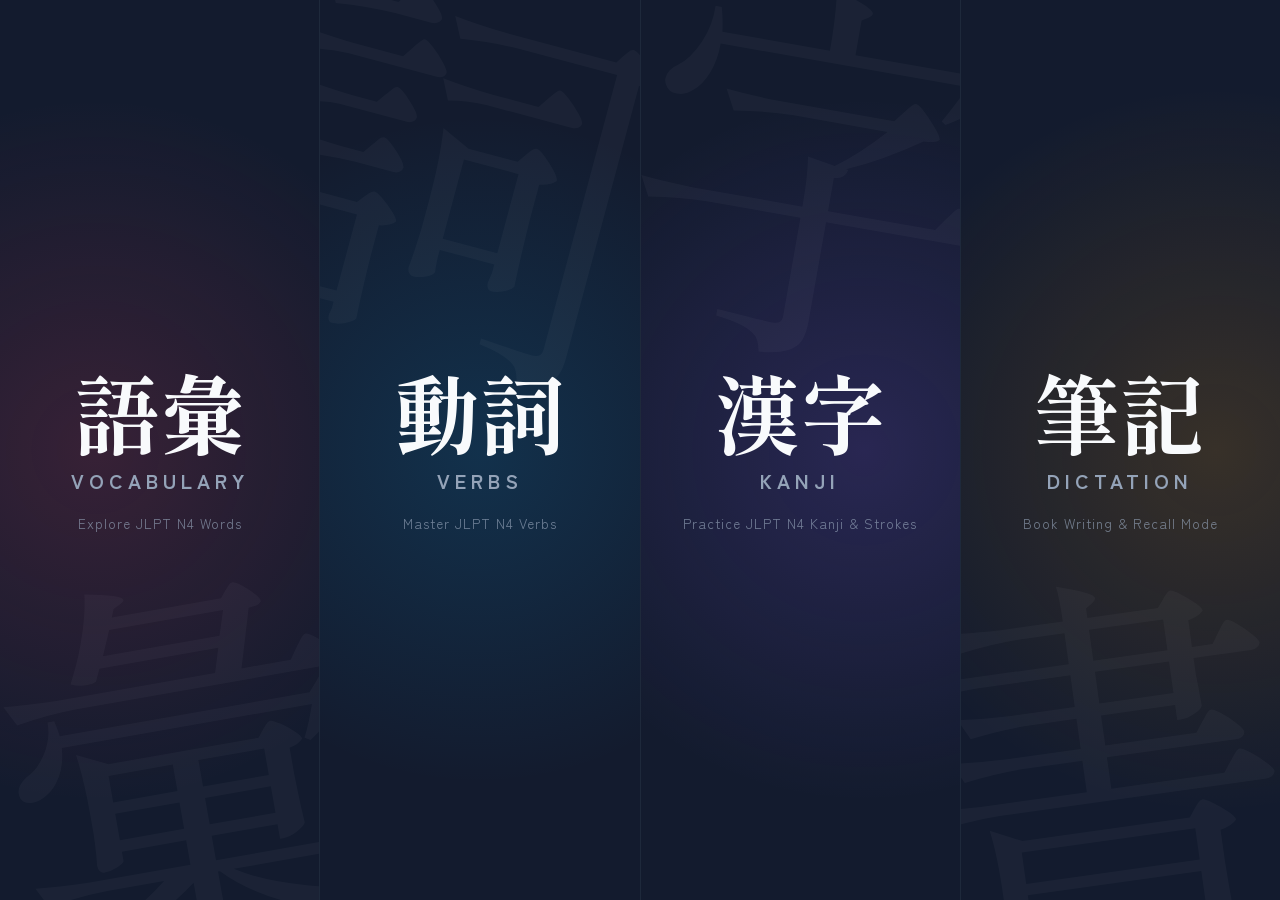
<file: index.html>
<!DOCTYPE html>
<html lang="en">

<head>
  <meta charset="UTF-8">
  <meta name="viewport" content="width=device-width, initial-scale=1.0">

  <!-- Google tag (gtag.js) -->
  <script async src="https://www.googletagmanager.com/gtag/js?id=G-02009WDHFM"></script>
  <script>
    window.dataLayer = window.dataLayer || [];
    function gtag() { dataLayer.push(arguments); }
    gtag('js', new Date());

    gtag('config', 'G-02009WDHFM');
  </script>

  <title>JLPT N4 Study Notebook - Vocabulary, Verbs & Kanji | Free Online Japanese Learning</title>
  <meta name="description"
    content="Free interactive JLPT N4 study tool with 600+ vocabulary words, verbs, and kanji. Practice stroke order, print worksheets, and study with English & Sinhala meanings. Perfect for JLPT N4, NAT-TEST 4Q, and JFT-Basic preparation.">
  <meta name="robots" content="index, follow">
  <link rel="canonical" href="https://n4words.codexblaze.online/">
  <meta name="author" content="CodeXBlaze">
  <meta name="theme-color" content="#0b0f19">

  <!-- Open Graph / Facebook -->
  <meta property="og:type" content="website">
  <meta property="og:url" content="https://n4words.codexblaze.online/">
  <meta property="og:title" content="JLPT N4 Study Notebook — Vocabulary, Verbs & Kanji">
  <meta property="og:description"
    content="Free interactive Japanese study tool with 600+ N4 vocabulary, verbs, and kanji. Stroke practice canvas, printable worksheets, audio pronunciation, and bilingual English & Sinhala meanings.">
  <meta property="og:site_name" content="N4 Words — JLPT N4 Notebook">
  <meta property="og:locale" content="en_US">

  <!-- Twitter / X -->
  <meta name="twitter:card" content="summary_large_image">
  <meta name="twitter:title" content="JLPT N4 Study Notebook — Vocabulary, Verbs & Kanji">
  <meta name="twitter:description"
    content="Free interactive Japanese study tool with 600+ N4 vocabulary, verbs, and kanji. Stroke practice, printable worksheets, audio, and bilingual meanings.">

  <!-- Structured Data: WebSite -->
  <script type="application/ld+json">
  {
    "@context": "https://schema.org",
    "@type": "WebSite",
    "name": "N4 Words — JLPT N4 Notebook",
    "alternateName": ["JLPT N4 Notebook", "N4 語彙帳"],
    "url": "https://n4words.codexblaze.online/",
    "description": "Free interactive JLPT N4 study companion with vocabulary, verbs, and kanji including stroke practice, audio pronunciation, and printable worksheets.",
    "inLanguage": ["en", "ja", "si"],
    "potentialAction": {
      "@type": "SearchAction",
      "target": {
        "@type": "EntryPoint",
        "urlTemplate": "https://n4words.codexblaze.online/?q={search_term_string}"
      },
      "query-input": "required name=search_term_string"
    }
  }
  </script>

  <!-- Structured Data: LearningResource -->
  <script type="application/ld+json">
  {
    "@context": "https://schema.org",
    "@type": "LearningResource",
    "name": "JLPT N4 Study Notebook — Vocabulary, Verbs & Kanji",
    "description": "A comprehensive, free online study tool covering JLPT N4 vocabulary (600+ words), verbs, and kanji with interactive stroke order practice, audio pronunciation, search, flashcard mode, and printable A4 worksheets.",
    "url": "https://n4words.codexblaze.online/",
    "inLanguage": ["en", "ja", "si"],
    "educationalLevel": "JLPT N4 / Beginner-Intermediate",
    "learningResourceType": ["interactive resource", "practice exercise", "reference material"],
    "teaches": ["Japanese vocabulary", "Japanese verbs", "Kanji stroke order", "JLPT N4 preparation"],
    "audience": {
      "@type": "EducationalAudience",
      "educationalRole": "student",
      "audienceType": "Japanese language learners"
    },
    "isAccessibleForFree": true,
    "creator": {
      "@type": "Organization",
      "name": "CodeXBlaze",
      "url": "https://codexblaze.online"
    },
    "about": [
      {"@type": "Thing", "name": "JLPT N4"},
      {"@type": "Thing", "name": "Japanese Language"},
      {"@type": "Thing", "name": "Japanese Vocabulary"},
      {"@type": "Thing", "name": "Japanese Kanji"},
      {"@type": "Thing", "name": "NAT-TEST 4Q"},
      {"@type": "Thing", "name": "JFT-Basic"}
    ]
  }
  </script>

  <!-- Fonts: preconnect for speed -->
  <link rel="preconnect" href="https://fonts.googleapis.com">
  <link rel="preconnect" href="https://fonts.gstatic.com" crossorigin>
  <link
    href="https://fonts.googleapis.com/css2?family=Shippori+Mincho:wght@400;500;600;700;800&family=Zen+Kaku+Gothic+New:wght@400;500;700;900&family=Noto+Sans+Sinhala:wght@400;500;600;700&family=Cormorant+Garamond:ital@1&display=swap"
    rel="stylesheet">
  <link rel="stylesheet" href="style.css">
</head>

<body>

  <div id="landingSelector" class="landing-selector">
    <div class="landing-panel vocab-panel" id="selectVocab">
      <div class="panel-content">
        <div class="panel-jp">語彙</div>
        <div class="panel-en">VOCABULARY</div>
        <div class="panel-desc">Explore JLPT N4 Words</div>
      </div>
    </div>
    <div class="landing-panel verbs-panel" id="selectVerbs">
      <div class="panel-content">
        <div class="panel-jp">動詞</div>
        <div class="panel-en">VERBS</div>
        <div class="panel-desc">Master JLPT N4 Verbs</div>
      </div>
    </div>
    <div class="landing-panel kanji-panel" id="selectKanji">
      <div class="panel-content">
        <div class="panel-jp">漢字</div>
        <div class="panel-en">KANJI</div>
        <div class="panel-desc">Practice JLPT N4 Kanji & Strokes</div>
      </div>
    </div>
    <a class="landing-panel dictation-panel" id="selectDictation" href="dictation.html">
      <div class="panel-content">
        <div class="panel-jp">筆記</div>
        <div class="panel-en">DICTATION</div>
        <div class="panel-desc">Book Writing & Recall Mode</div>
      </div>
    </a>
  </div>

  <!-- SEO: Crawlable content for search engines (visible in noscript / initial paint) -->
  <noscript>
    <div style="max-width:800px;margin:40px auto;padding:20px;font-family:sans-serif;line-height:1.8;color:#333">
      <h1>JLPT N4 Study Notebook — Free Japanese Vocabulary, Verbs & Kanji Learning Tool</h1>
      <p>Welcome to the <strong>JLPT N4 Notebook</strong>, a free interactive study companion for Japanese language
        learners preparing for the <strong>JLPT N4</strong>, <strong>NAT-TEST 4Q</strong>, or <strong>JFT-Basic</strong>
        exams. This tool covers <strong>600+ vocabulary words</strong>, essential <strong>Japanese verbs</strong>, and
        <strong>N4-level kanji</strong> with stroke order practice.
      </p>
      <h2>Features</h2>
      <ul>
        <li><strong>Vocabulary (語彙)</strong> — Browse and search 600+ JLPT N4 vocabulary words with kanji, kana, romaji,
          English, and Sinhala meanings.</li>
        <li><strong>Verbs (動詞)</strong> — Study essential Japanese verbs organized by kana groups with audio
          pronunciation.</li>
        <li><strong>Kanji (漢字)</strong> — Practice N4 kanji with interactive stroke order canvas, 16-box writing grids,
          and related word tables.</li>
        <li><strong>Practice Mode</strong> — Flashcard-style tap-to-reveal for active recall and self-testing.</li>
        <li><strong>Printable Worksheets</strong> — Export study sheets and blank exam practice worksheets as A4 PDFs.
        </li>
        <li><strong>Audio Pronunciation</strong> — Listen to native Japanese pronunciation using text-to-speech.</li>
        <li><strong>Universal Search</strong> — Instantly search across kanji, kana, romaji, English, or Sinhala.</li>
      </ul>
      <h2>Who is this for?</h2>
      <p>This free study tool is designed for students worldwide who are learning Japanese, especially those preparing
        for:</p>
      <ul>
        <li>JLPT N4 and JLPT N5 exams</li>
        <li>NAT-TEST 4Q and NAT-TEST 5Q</li>
        <li>JFT-Basic (Japan Foundation Test for Basic Japanese)</li>
      </ul>
      <p>Whether you are studying Japanese in Sri Lanka, India, Nepal, Bangladesh, Philippines, Vietnam, Indonesia,
        Myanmar, Thailand, or anywhere else — this notebook is for you. Enable JavaScript to use the interactive
        features.</p>
    </div>
  </noscript>
  <header>
    <div class="header-inner">
      <div class="brand" id="logoHome" title="Back to Overview">
        <div class="hanko">
          <span class="hanko-kanji" id="hankoKanji">四</span>
          <span class="hanko-badge">N4</span>
        </div>
        <div class="brand-text">
          <h1>N4 語彙帳</h1>
          <p>JLPT N4 Vocabulary Notebook</p>
        </div>
      </div>

      <div class="header-controls">
        <a href="dictation.html" class="icon-btn dictation-header-btn" id="dictationNavBtn" title="Dictation & Book Writing Mode" aria-label="Dictation Practice">
          <svg viewBox="0 0 24 24" width="18" height="18" fill="none" stroke="currentColor" stroke-width="2"
            stroke-linecap="round" stroke-linejoin="round">
            <path d="M12 20h9"></path>
            <path d="M16.5 3.5a2.121 2.121 0 0 1 3 3L7 19l-4 1 1-4L16.5 3.5z"></path>
          </svg>
          <span class="dictation-header-txt">Dictation</span>
        </a>
        <button class="icon-btn guide-header-btn" id="modeGuideBtn" title="Features & Usage Guide"
          aria-label="Features Guide">
          <svg viewBox="0 0 24 24" width="18" height="18" fill="none" stroke="currentColor" stroke-width="2"
            stroke-linecap="round" stroke-linejoin="round">
            <circle cx="12" cy="12" r="10"></circle>
            <path d="M9.09 9a3 3 0 0 1 5.83 1c0 2-3 3-3 3"></path>
            <line x1="12" y1="17" x2="12.01" y2="17"></line>
          </svg>
          <span class="guide-header-txt">Guide</span>
        </button>
        <div class="print-dropdown-wrap">
          <button class="icon-btn" id="printMenuBtn" title="Print & PDF Export Options" aria-label="Print options">
            <svg viewBox="0 0 24 24" width="18" height="18" fill="none" stroke="currentColor" stroke-width="2"
              stroke-linecap="round" stroke-linejoin="round">
              <polyline points="6 9 6 2 18 2 18 9"></polyline>
              <path d="M6 18H4a2 2 0 0 1-2-2v-5a2 2 0 0 1 2-2h16a2 2 0 0 1 2 2v5a2 2 0 0 1-2 2h-2"></path>
              <rect x="6" y="14" width="12" height="8"></rect>
            </svg>
          </button>
          <div class="print-dropdown-menu hidden" id="printDropdownMenu">
            <div class="print-dropdown-header">
              <span>Print & PDF Export</span>
            </div>
            <button class="print-opt-btn" id="printNormalBtn">
              <span class="opt-icon">📄</span>
              <div class="opt-text">
                <span class="opt-title">Standard Study Sheet</span>
                <span class="opt-sub">Print all details & translations</span>
              </div>
            </button>
            <button class="print-opt-btn" id="printQuizBtn">
              <span class="opt-icon">📝</span>
              <div class="opt-text">
                <span class="opt-title">Exam & Practice Worksheet</span>
                <span class="opt-sub">Hides meanings for handwriting practice</span>
              </div>
            </button>
            <a class="print-opt-btn hidden" id="printKanjiSepBtn" href="KANJISEP/index.html" target="_blank" rel="noopener">
              <span class="opt-icon">📑</span>
              <div class="opt-text">
                <span class="opt-title">Kanji Lesson Separator Covers</span>
                <span class="opt-sub">12 colorful divider pages (10-by-10) with Sinhala</span>
              </div>
            </a>
          </div>
        </div>
        <button class="icon-btn" id="themeToggle" title="Toggle theme (Light / Dark)" aria-label="Toggle theme">
          <svg class="theme-icon-sun hidden" viewBox="0 0 24 24" width="18" height="18" fill="none"
            stroke="currentColor" stroke-width="2" stroke-linecap="round" stroke-linejoin="round">
            <circle cx="12" cy="12" r="5"></circle>
            <line x1="12" y1="1" x2="12" y2="3"></line>
            <line x1="12" y1="21" x2="12" y2="23"></line>
            <line x1="4.22" y1="4.22" x2="5.64" y2="5.64"></line>
            <line x1="18.36" y1="18.36" x2="19.78" y2="19.78"></line>
            <line x1="1" y1="12" x2="3" y2="12"></line>
            <line x1="21" y1="12" x2="23" y2="12"></line>
            <line x1="4.22" y1="19.78" x2="5.64" y2="18.36"></line>
            <line x1="18.36" y1="5.64" x2="19.78" y2="4.22"></line>
          </svg>
          <svg class="theme-icon-moon" viewBox="0 0 24 24" width="18" height="18" fill="none" stroke="currentColor"
            stroke-width="2" stroke-linecap="round" stroke-linejoin="round">
            <path d="M21 12.79A9 9 0 1 1 11.21 3 7 7 0 0 0 21 12.79z"></path>
          </svg>
        </button>
      </div>
    </div>
  </header>

  <main class="wrap" role="main">

    <!-- Print Cover Page (hidden on screen, visible on print) -->
    <div id="printCoverPage" class="print-cover-page">
      <div class="cover-header-ornament"></div>
      <div class="cover-body">
        <div class="cover-hanko">日本語</div>
        <h1 class="cover-title" id="coverTitle">JLPT N4 Notebook</h1>
        <p class="cover-subtitle" id="coverSubtitle">N4 語彙帳</p>

        <div class="cover-illustration-wrap">
          <svg xmlns="http://www.w3.org/2000/svg" viewBox="0 0 400 220" width="100%" height="220"
            class="cover-illustration">
            <!-- Circular Frame -->
            <circle cx="200" cy="110" r="95" fill="none" stroke="var(--line)" stroke-width="1.5"
              stroke-dasharray="4 2" />

            <!-- Big rising sun in the background -->
            <circle cx="230" cy="95" r="50" fill="var(--shu)" opacity="0.15" />

            <!-- Mount Fuji Outline & Details -->
            <!-- Left slope -->
            <path d="M 120,185 C 160,175 180,140 190,95 L 210,95 C 220,140 240,175 280,185" fill="none"
              stroke="var(--ink)" stroke-width="2.5" stroke-linecap="round" />
            <!-- Snowcap bottom zigzag line -->
            <path d="M 183,115 L 189,122 L 195,115 L 201,124 L 207,116 L 213,121" fill="none" stroke="var(--ink)"
              stroke-width="1.5" stroke-linecap="round" />
            <!-- Snowcap fill area (light fill) -->
            <path
              d="M 190,95 L 210,95 C 215,110 215,115 213,121 L 207,116 L 201,124 L 195,115 L 189,122 L 183,115 C 185,110 185,105 190,95 Z"
              fill="var(--paper)" opacity="0.9" />

            <!-- Stylized water/ground lines at the bottom of Fuji -->
            <path d="M 150,195 L 250,195" fill="none" stroke="var(--line)" stroke-width="2" stroke-linecap="round" />
            <path d="M 170,201 L 230,201" fill="none" stroke="var(--line)" stroke-width="1.5" stroke-linecap="round" />
            <path d="M 185,207 L 215,207" fill="none" stroke="var(--line)" stroke-width="1" stroke-linecap="round" />

            <!-- Traditional Clouds -->
            <path d="M 105,105 L 145,105 M 115,112 L 135,112" fill="none" stroke="var(--line)" stroke-width="1.5"
              stroke-linecap="round" />
            <path d="M 255,130 L 295,130 M 265,137 L 285,137" fill="none" stroke="var(--line)" stroke-width="1.5"
              stroke-linecap="round" />

            <!-- Cherry Blossom Branch (hanging from top-left) -->
            <!-- Main stem -->
            <path d="M 125,50 Q 155,50 170,75 Q 175,85 170,95" fill="none" stroke="var(--ink)" stroke-width="2"
              stroke-linecap="round" />
            <!-- Sub branch -->
            <path d="M 145,50 Q 155,35 175,40" fill="none" stroke="var(--ink)" stroke-width="1.5"
              stroke-linecap="round" />

            <!-- Blossoms & Petals (in var(--shu)) -->
            <!-- Flower 1 on main branch -->
            <g transform="translate(170,75)">
              <circle cx="0" cy="0" r="5" fill="var(--shu)" />
              <!-- 5 petals -->
              <path d="M 0,0 C -3,-6 3,-6 0,0 C 6,-3 6,3 0,0 C 3,6 -3,6 0,0 C -6,3 -6,-3 0,0" fill="var(--shu)" />
            </g>
            <!-- Flower 2 on sub branch -->
            <g transform="translate(165,38)">
              <circle cx="0" cy="0" r="4" fill="var(--shu)" />
              <path d="M 0,0 C -2,-5 2,-5 0,0 C 5,-2 5,2 0,0 C 2,5 -2,5 0,0 C -5,2 -5,-2 0,0" fill="var(--shu)"
                opacity="0.9" />
            </g>
            <!-- Flower 3 tip -->
            <g transform="translate(170,95)">
              <circle cx="0" cy="0" r="3" fill="var(--shu)" />
              <circle cx="-2" cy="-4" r="2.5" fill="var(--shu)" />
              <circle cx="3" cy="-3" r="2.5" fill="var(--shu)" />
              <circle cx="0" cy="4" r="2.5" fill="var(--shu)" />
            </g>

            <!-- Drifting petals falling around -->
            <!-- Petal 1 -->
            <path d="M 130,140 Q 125,145 130,150 Q 135,145 130,140 Z" fill="var(--shu)" opacity="0.85"
              transform="rotate(15, 130, 145)" />
            <!-- Petal 2 -->
            <path d="M 260,110 Q 255,115 260,120 Q 265,115 260,110 Z" fill="var(--shu)" opacity="0.85"
              transform="rotate(-25, 260, 115)" />
            <!-- Petal 3 -->
            <path d="M 210,165 Q 205,170 210,175 Q 215,170 210,165 Z" fill="var(--shu)" opacity="0.8"
              transform="rotate(40, 210, 170)" />
          </svg>
        </div>
      </div>
      <div class="cover-footer">
        <div class="cover-meta-line" id="coverMetaLine">Vocabulary · All Words · 634 words</div>
        <p class="cover-quote" id="coverQuote">語彙は言葉の種 — Words are the seeds of language</p>
        <p class="cover-blessing">頑張って！ · Study Hard</p>
      </div>
    </div>

    <section class="hero">
      <h2 class="jp-title">日本語<span>・</span>N4</h2>
      <p class="sub">語彙は言葉の種 — Words are the seeds of language</p>

      <div class="mode-bar-wrap">
        <nav class="mode-selector" aria-label="Study Mode Selection">
          <button class="mode-btn" id="modeVocabBtn" title="Study Vocabulary">
            <svg class="nav-icon" viewBox="0 0 24 24" width="18" height="18" fill="none" stroke="currentColor"
              stroke-width="2" stroke-linecap="round" stroke-linejoin="round">
              <path d="M4 19.5A2.5 2.5 0 0 1 6.5 17H20"></path>
              <path d="M6.5 2H20v20H6.5A2.5 2.5 0 0 1 4 19.5v-15A2.5 2.5 0 0 1 6.5 2z"></path>
            </svg>
            <span class="nav-label-jp">語彙</span>
            <span class="nav-label-en">Vocab</span>
          </button>
          <button class="mode-btn" id="modeVerbsBtn" title="Study Verbs">
            <svg class="nav-icon" viewBox="0 0 24 24" width="18" height="18" fill="none" stroke="currentColor"
              stroke-width="2" stroke-linecap="round" stroke-linejoin="round">
              <polygon points="13 2 3 14 12 14 11 22 21 10 12 10 13 2"></polygon>
            </svg>
            <span class="nav-label-jp">動詞</span>
            <span class="nav-label-en">Verbs</span>
          </button>
          <button class="mode-btn" id="modeKanjiBtn" title="Study Kanji & Stroke Order">
            <svg class="nav-icon" viewBox="0 0 24 24" width="18" height="18" fill="none" stroke="currentColor"
              stroke-width="2" stroke-linecap="round" stroke-linejoin="round">
              <path d="M12 19l7-7 3 3-7 7-3-3z"></path>
              <path d="M18 13l-1.5-7.5L2 2l3.5 14.5L13 18l5-5z"></path>
              <path d="M2 2l7.586 7.586"></path>
              <circle cx="11" cy="11" r="2"></circle>
            </svg>
            <span class="nav-label-jp">漢字</span>
            <span class="nav-label-en">Kanji</span>
          </button>
        </nav>
      </div>

      <div class="meta-row">
        <span class="pill"><b id="totalCount">0</b> words</span>
        <!--<span class="pill"><b id="catCount">0</b> categories</span>-->
        <span class="pill">Kanji · Kana · Romaji · English · <span lang="si">සිංහල</span></span>
      </div>
    </section>

    <div class="controls">
      <div class="search-wrap" role="search">
        <label for="searchInput" class="sr-only">Search JLPT N4 vocabulary, verbs, or kanji</label>
        <input type="text" id="searchInput" placeholder="Search kanji, kana, romaji, English or Sinhala..."
          aria-label="Search JLPT N4 vocabulary, verbs, or kanji">
      </div>
      <div class="practice-toggle" id="practiceToggle">
        <span class="switch"></span>
        <span>Practice mode (tap to reveal)</span>
      </div>
    </div>

    <div class="quicknav-wrap" id="quickNavWrap">
      <div class="quicknav-header">
        <div class="quicknav-status">
          <span class="quicknav-label">Filter by Letter:</span>
          <span id="activeLetterBadge" class="active-letter-badge hidden"></span>
        </div>
        <button id="quickNavToggleBtn" class="quicknav-toggle-btn">Hide Grid ▲</button>
      </div>
      <nav class="quicknav" id="quickNav"></nav>
    </div>

    <div id="contentArea"></div>

    <footer>
      <div class="seal">終</div>
      <p>Free study resource for <strong>JLPT N4</strong>, <strong>NAT-TEST 4Q</strong>, and <strong>JFT-Basic</strong>
        learners worldwide.</p>
      <p>Vocabulary data sourced from the JLPT N4 standard curriculum · 頑張って！(Good luck!)</p>
      <p>Developed by <a href="https://codexblaze.online" target="_blank" rel="noopener">CodeXBlaze</a></p>
    </footer>
  </main>

  <!-- Stroke Practice Modal -->
  <div id="strokeModal" class="stroke-modal hidden" aria-hidden="true">
    <div class="stroke-modal-backdrop" id="strokeModalBackdrop"></div>
    <div class="stroke-modal-dialog">
      <div class="stroke-modal-header">
        <div class="stroke-modal-title">
          <span class="stroke-modal-kanji" id="modalKanjiChar">住</span>
          <div class="stroke-modal-meta">
            <h3 id="modalKanjiHeading">Kanji Stroke Practice</h3>
            <p id="modalKanjiReadings">くん: す-む · おん: ジュウ · live</p>
          </div>
        </div>
        <button class="stroke-modal-close" id="closeStrokeModalBtn" aria-label="Close modal">✕</button>
      </div>
      <div class="stroke-modal-body">
        <div class="canvas-container">
          <canvas id="strokeCanvas" width="340" height="340"></canvas>
          <div id="strokeCanvasGuide" class="stroke-canvas-guide">住</div>
          <div class="canvas-grid-overlay">
            <div class="cross-h"></div>
            <div class="cross-v"></div>
            <div class="diag-1"></div>
            <div class="diag-2"></div>
          </div>
        </div>
        <div class="canvas-controls">
          <div class="canvas-btn-group">
            <button class="canvas-btn" id="toggleGuideBtn" title="Toggle guide outline">👁 Guide: ON</button>
            <button class="canvas-btn" id="animateStrokeBtn" title="Play stroke animation">▶ Animate Stroke</button>
            <button class="canvas-btn" id="clearCanvasBtn" title="Clear canvas">🔄 Clear</button>
          </div>
          <p class="canvas-tip">✏️ Draw with mouse or finger to practice stroke order & balance</p>
        </div>
      </div>
    </div>
  </div>

  <button class="top-btn" id="topBtn" aria-label="Back to top">↑</button>

  <script src="script.js" defer></script>
</body>

</html>
</file>
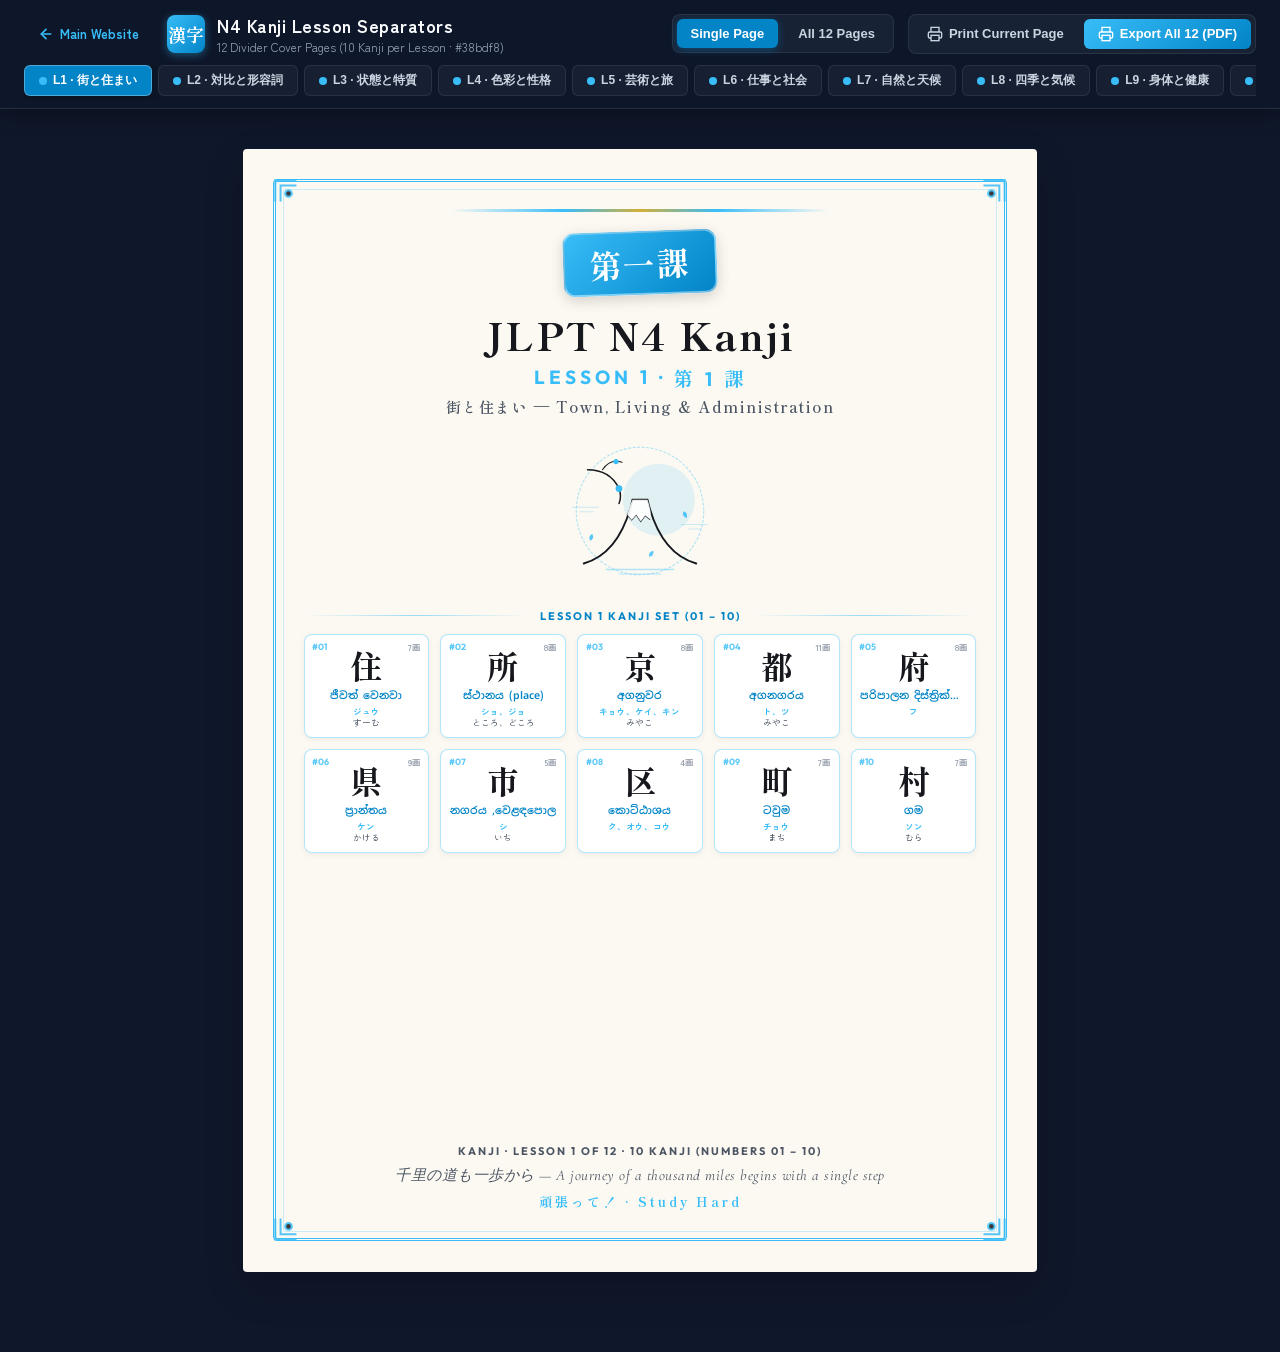
<file: KANJISEP/index.html>
<!DOCTYPE html>
<html lang="ja">

<head>
  <meta charset="UTF-8">
  <meta name="viewport" content="width=device-width, initial-scale=1.0">
  <title>JLPT N4 Kanji — Lesson Separator Pages (Lesson 1 - 12)</title>
  <meta name="description"
    content="Colorful lesson separator cover pages for JLPT N4 Kanji PDF (10 kanji per lesson, Lessons 1 to 12). Ready for A4 print and PDF export.">

  <!-- Google Fonts: Shippori Mincho, Zen Kaku Gothic, Cormorant Garamond, Outfit, Noto Sans Sinhala -->
  <link rel="preconnect" href="https://fonts.googleapis.com">
  <link rel="preconnect" href="https://fonts.gstatic.com" crossorigin>
  <link
    href="https://fonts.googleapis.com/css2?family=Cormorant+Garamond:ital,wght@1,500;1,700&family=Noto+Sans+Sinhala:wght@400;500;600;700&family=Outfit:wght@400;500;600;700;800&family=Shippori+Mincho:wght@500;600;700;800&family=Zen+Kaku+Gothic+New:wght@500;700;900&display=swap"
    rel="stylesheet">

  <link rel="stylesheet" href="style.css">
</head>

<body>

  <!-- Screen Navigation & Controls (Hidden in Print) -->
  <header class="sep-header no-print">
    <div class="header-content">
      <div class="header-brand">
        <a href="../index.html" class="action-btn back-btn" id="btnBackHome" title="Return to N4 Study Notebook Main Website">
          <svg viewBox="0 0 24 24" width="16" height="16" fill="none" stroke="currentColor" stroke-width="2.5" stroke-linecap="round" stroke-linejoin="round">
            <line x1="19" y1="12" x2="5" y2="12"></line>
            <polyline points="12 19 5 12 12 5"></polyline>
          </svg>
          <span>Main Website</span>
        </a>
        <div class="brand-info-wrap">
          <div class="hanko-mini">漢字</div>
          <div class="brand-titles">
            <h1>N4 Kanji Lesson Separators</h1>
            <p>12 Divider Cover Pages (10 Kanji per Lesson · #38bdf8)</p>
          </div>
        </div>
      </div>

      <div class="header-actions">
        <div class="view-mode-group">
          <button class="action-btn active" id="btnSingleView" title="View one lesson at a time">Single Page</button>
          <button class="action-btn" id="btnAllView" title="View all 12 lessons consecutively for printing">All 12 Pages</button>
        </div>

        <div class="print-action-group">
          <button class="action-btn print-btn" id="btnPrintCurrent" title="Print only the selected lesson separator">
            <svg viewBox="0 0 24 24" width="16" height="16" fill="none" stroke="currentColor" stroke-width="2">
              <polyline points="6 9 6 2 18 2 18 9"></polyline>
              <path d="M6 18H4a2 2 0 0 1-2-2v-5a2 2 0 0 1 2-2h16a2 2 0 0 1 2 2v5a2 2 0 0 1-2 2h-2"></path>
              <rect x="6" y="14" width="12" height="8"></rect>
            </svg>
            Print Current Page
          </button>
          <button class="action-btn print-btn primary" id="btnPrintAll" title="Print all 12 separator pages as a multi-page PDF">
            <svg viewBox="0 0 24 24" width="16" height="16" fill="none" stroke="currentColor" stroke-width="2">
              <polyline points="6 9 6 2 18 2 18 9"></polyline>
              <path d="M6 18H4a2 2 0 0 1-2-2v-5a2 2 0 0 1 2-2h16a2 2 0 0 1 2 2v5a2 2 0 0 1-2 2h-2"></path>
              <rect x="6" y="14" width="12" height="8"></rect>
            </svg>
            Export All 12 (PDF)
          </button>
        </div>
      </div>
    </div>

    <!-- Quick Lesson Navigation Bar -->
    <nav class="lesson-tabs-bar" id="lessonTabsBar" aria-label="Lesson Selection">
      <!-- Generated dynamically by script.js -->
    </nav>
  </header>

  <!-- Printable Separator Pages Container -->
  <main id="separatorContainer" class="separator-container">
    <!-- Generated by script.js for each Lesson 1 to 12 -->
  </main>

  <script src="script.js"></script>
</body>

</html>
</file>
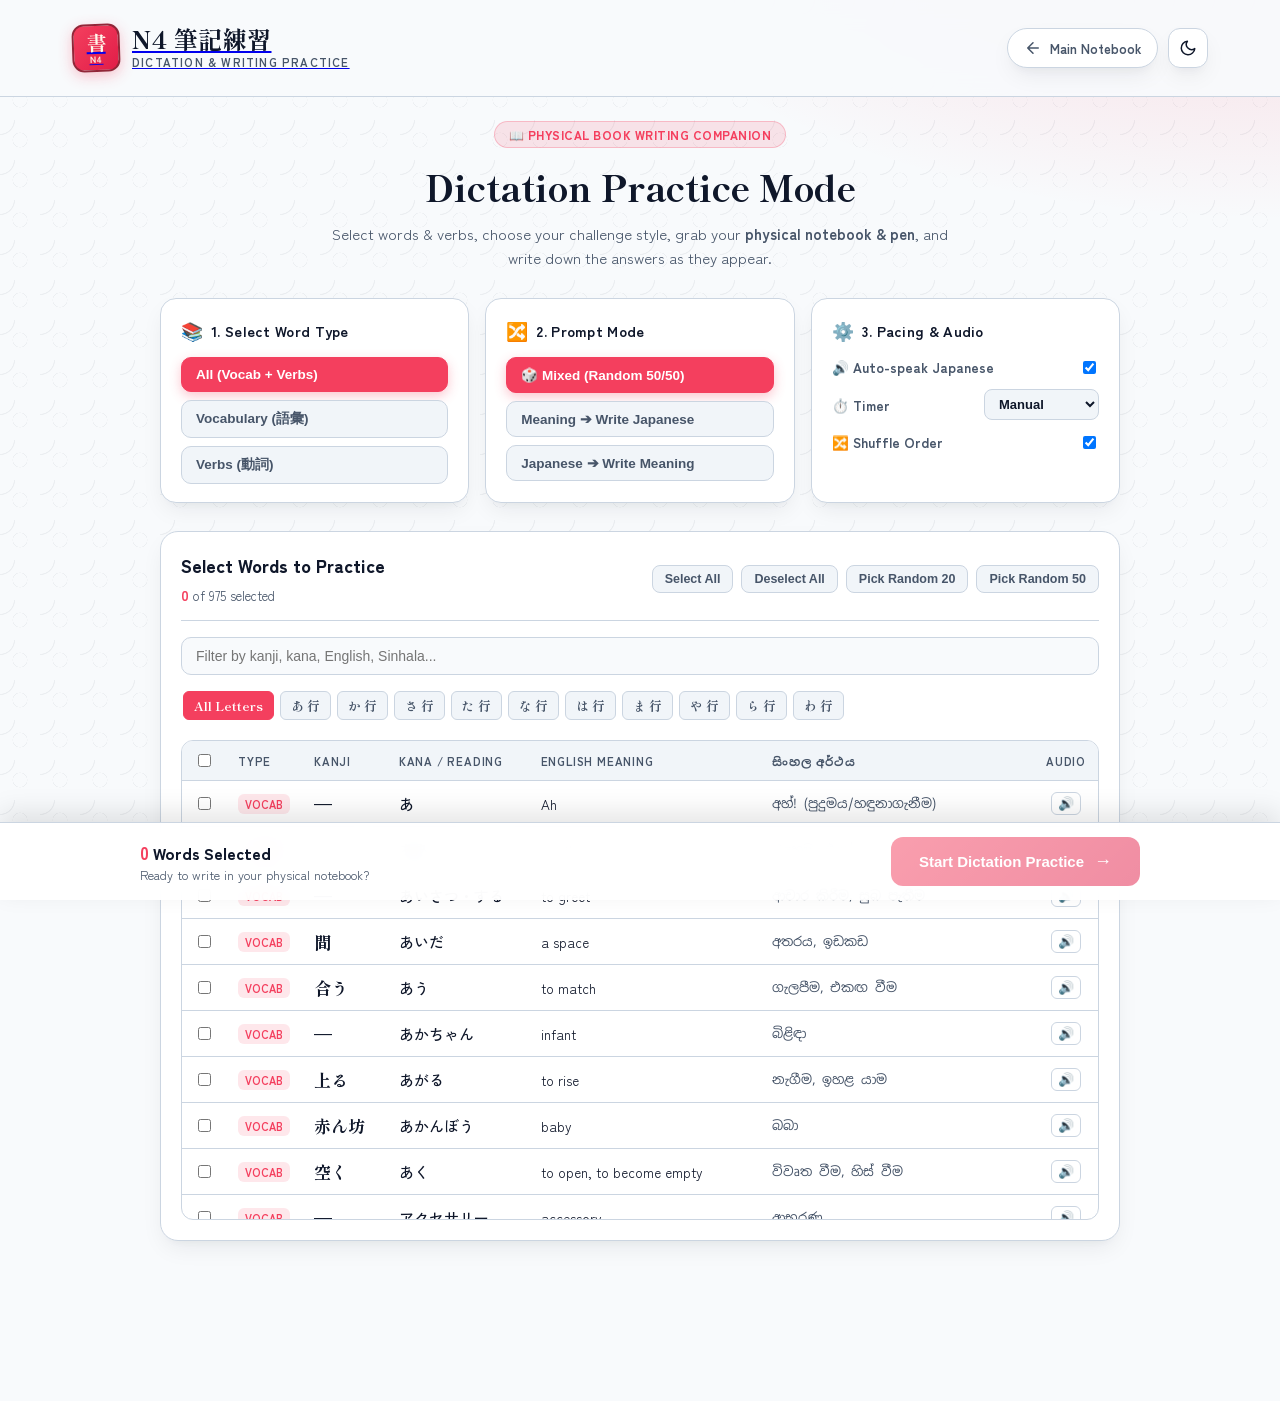
<file: dictation.html>
<!DOCTYPE html>
<html lang="en">

<head>
  <meta charset="UTF-8">
  <meta name="viewport" content="width=device-width, initial-scale=1.0">
  <title>Dictation & Handwriting Practice — JLPT N4 Words & Verbs</title>
  <meta name="description"
    content="Dedicated physical book dictation & handwriting practice mode for JLPT N4 vocabulary and verbs. Practice active recall with random prompts and native audio.">
  <meta name="theme-color" content="#0b0f19">

  <!-- Google Fonts -->
  <link rel="preconnect" href="https://fonts.googleapis.com">
  <link rel="preconnect" href="https://fonts.gstatic.com" crossorigin>
  <link
    href="https://fonts.googleapis.com/css2?family=Shippori+Mincho:wght@400;500;600;700;800&family=Zen+Kaku+Gothic+New:wght@400;500;700;900&family=Noto+Sans+Sinhala:wght@400;500;600;700&family=Cormorant+Garamond:ital,wght@0,600;1,500;1,600&display=swap"
    rel="stylesheet">
  <link rel="stylesheet" href="style.css">
  <link rel="stylesheet" href="dictation.css">
</head>

<body class="dictation-page">

  <!-- Minimal Header -->
  <header class="dictation-header">
    <div class="header-inner">
      <a href="index.html" class="brand" title="Back to Main Notebook">
        <div class="hanko">
          <span class="hanko-kanji">書</span>
          <span class="hanko-badge">N4</span>
        </div>
        <div class="brand-text">
          <h1>N4 筆記練習</h1>
          <p>Dictation & Writing Practice</p>
        </div>
      </a>

      <div class="header-controls">
        <a href="index.html" class="icon-btn back-home-btn" title="Back to Full Notebook" aria-label="Back to Notebook">
          <svg viewBox="0 0 24 24" width="18" height="18" fill="none" stroke="currentColor" stroke-width="2"
            stroke-linecap="round" stroke-linejoin="round">
            <path d="M19 12H5M12 19l-7-7 7-7" />
          </svg>
          <span class="back-text">Main Notebook</span>
        </a>

        <button class="icon-btn" id="dictationThemeToggle" title="Toggle Theme" aria-label="Toggle theme">
          <svg class="theme-icon-sun hidden" viewBox="0 0 24 24" width="18" height="18" fill="none"
            stroke="currentColor" stroke-width="2" stroke-linecap="round" stroke-linejoin="round">
            <circle cx="12" cy="12" r="5"></circle>
            <line x1="12" y1="1" x2="12" y2="3"></line>
            <line x1="12" y1="21" x2="12" y2="23"></line>
            <line x1="4.22" y1="4.22" x2="5.64" y2="5.64"></line>
            <line x1="18.36" y1="18.36" x2="19.78" y2="19.78"></line>
            <line x1="1" y1="12" x2="3" y2="12"></line>
            <line x1="21" y1="12" x2="23" y2="12"></line>
            <line x1="4.22" y1="19.78" x2="5.64" y2="18.36"></line>
            <line x1="18.36" y1="5.64" x2="19.78" y2="4.22"></line>
          </svg>
          <svg class="theme-icon-moon" viewBox="0 0 24 24" width="18" height="18" fill="none" stroke="currentColor"
            stroke-width="2" stroke-linecap="round" stroke-linejoin="round">
            <path d="M21 12.79A9 9 0 1 1 11.21 3 7 7 0 0 0 21 12.79z"></path>
          </svg>
        </button>
      </div>
    </div>
  </header>

  <main class="wrap dictation-wrap" role="main">

    <!-- VIEW 1: WORD SELECTION & CONFIGURATION VIEW -->
    <section id="selectionView" class="dictation-view">
      <div class="dictation-hero">
        <div class="dictation-badge">📖 Physical Book Writing Companion</div>
        <h2 class="dictation-title">Dictation Practice Mode</h2>
        <p class="dictation-lead">
          Select words & verbs, choose your challenge style, grab your <strong>physical notebook & pen</strong>, and
          write down the answers as they appear.
        </p>
      </div>

      <!-- Settings & Options Grid -->
      <div class="config-grid">
        <!-- Target Type Card -->
        <div class="config-card">
          <div class="config-card-header">
            <span class="config-icon">📚</span>
            <h3>1. Select Word Type</h3>
          </div>
          <div class="toggle-pill-group" id="typeGroup">
            <button class="pill-btn active" data-type="all">All (Vocab + Verbs)</button>
            <button class="pill-btn" data-type="vocab">Vocabulary (語彙)</button>
            <button class="pill-btn" data-type="verbs">Verbs (動詞)</button>
          </div>
        </div>

        <!-- Prompt Direction Card -->
        <div class="config-card">
          <div class="config-card-header">
            <span class="config-icon">🔀</span>
            <h3>2. Prompt Mode</h3>
          </div>
          <div class="toggle-pill-group" id="modeGroup">
            <button class="pill-btn active" data-mode="mixed"
              title="Randomly alternates between Japanese and Meaning prompts">
              🎲 Mixed (Random 50/50)
            </button>
            <button class="pill-btn" data-mode="meanings-first"
              title="Shows English/Sinhala first -> You write Japanese in your book">
              Meaning ➔ Write Japanese
            </button>
            <button class="pill-btn" data-mode="japanese-first"
              title="Shows Japanese first -> You write Meaning/Reading in your book">
              Japanese ➔ Write Meaning
            </button>
          </div>
        </div>

        <!-- Audio & Timer Settings Card -->
        <div class="config-card">
          <div class="config-card-header">
            <span class="config-icon">⚙️</span>
            <h3>3. Pacing & Audio</h3>
          </div>
          <div class="settings-rows">
            <label class="setting-row">
              <span>🔊 Auto-speak Japanese</span>
              <input type="checkbox" id="autoAudioCheckbox" checked>
            </label>
            <label class="setting-row">
              <span>⏱️ Timer</span>
              <select id="timerSelect" class="styled-select">
                <option value="0">Manual</option>
                <option value="5">5 Seconds</option>
                <option value="8">8 Seconds</option>
                <option value="12">12 Seconds</option>
                <option value="15">15 Seconds</option>
                <option value="20">20 Seconds</option>
              </select>
            </label>
            <label class="setting-row">
              <span>🔀 Shuffle Order</span>
              <input type="checkbox" id="shuffleCheckbox" checked>
            </label>
          </div>
        </div>
      </div>

      <!-- Word Selector Container -->
      <div class="selector-container">
        <div class="selector-header">
          <div class="selector-title-wrap">
            <h3>Select Words to Practice</h3>
            <span class="selected-badge"><b id="selectedCountDisplay">0</b> of <span id="totalAvailableCount">0</span>
              selected</span>
          </div>
          <div class="selector-actions">
            <button class="action-btn-sm" id="selectAllBtn">Select All</button>
            <button class="action-btn-sm" id="deselectAllBtn">Deselect All</button>
            <button class="action-btn-sm" id="selectRandom20Btn">Pick Random 20</button>
            <button class="action-btn-sm" id="selectRandom50Btn">Pick Random 50</button>
          </div>
        </div>

        <!-- Filter bar: Search & Alphabet letter pills -->
        <div class="filter-bar">
          <div class="filter-search-wrap">
            <input type="text" id="filterInput" placeholder="Filter by kanji, kana, English, Sinhala..." />
            <button id="clearFilterBtn" class="clear-btn hidden">✕</button>
          </div>
          <div class="letter-quick-pills" id="letterPills"></div>
        </div>

        <!-- Word Selection Table -->
        <div class="word-picker-table-wrap">
          <table class="word-picker-table">
            <thead>
              <tr>
                <th style="width: 44px; text-align: center;">
                  <input type="checkbox" id="masterCheckbox" title="Toggle current view">
                </th>
                <th>Type</th>
                <th>Kanji</th>
                <th>Kana / Reading</th>
                <th>English Meaning</th>
                <th lang="si">සිංහල අර්ථය</th>
                <th style="width: 50px; text-align: center;">Audio</th>
              </tr>
            </thead>
            <tbody id="wordPickerBody">
              <!-- Dynamically populated -->
            </tbody>
          </table>
        </div>
      </div>

      <!-- Floating / Fixed Bottom Start Bar -->
      <div class="start-bar">
        <div class="start-bar-inner">
          <div class="start-summary">
            <span class="start-count"><b id="startCountBadge">0</b> Words Selected</span>
            <span class="start-note">Ready to write in your physical notebook?</span>
          </div>
          <button id="startPracticeBtn" class="primary-start-btn" disabled>
            <span>Start Dictation Practice</span>
            <span class="btn-arrow">→</span>
          </button>
        </div>
      </div>
    </section>


    <!-- VIEW 2: ACTIVE DICTATION STAGE -->
    <section id="stageView" class="dictation-view hidden">

      <!-- Top Session Bar -->
      <div class="stage-topbar">
        <button id="exitStageBtn" class="exit-btn" title="Exit to Word Selection">
          ← Exit / Select Words
        </button>

        <div class="progress-container">
          <div class="progress-text">
            <span>Word <b id="currentIdxDisplay">1</b> of <b id="totalIdxDisplay">20</b></span>
            <span class="progress-percent" id="progressPercentDisplay">5%</span>
          </div>
          <div class="progress-bar-track">
            <div class="progress-bar-fill" id="progressBarFill" style="width: 5%;"></div>
          </div>
        </div>

        <div class="stage-quick-stats">
          <span class="stat-pill correct-stat" title="Known / Correct answers">✓ <b
              id="correctCountDisplay">0</b></span>
          <span class="stat-pill repeat-stat" title="Marked for repeat">↻ <b id="repeatCountDisplay">0</b></span>
        </div>
      </div>

      <!-- Main Flashcard Stage -->
      <div class="dictation-card" id="dictationCard">

        <!-- Card Header Meta -->
        <div class="card-meta">
          <span class="card-tag" id="cardTypeTag">VOCABULARY</span>
          <span class="card-mode-badge" id="cardPromptTypeBadge">PROMPT: MEANING</span>
          <div class="card-timer-indicator hidden" id="cardTimerIndicator">
            <span class="timer-spinner"></span>
            <span id="timerCountdown">8s</span>
          </div>
        </div>

        <!-- Physical Book Writing Instruction Prompt -->
        <div class="notebook-hint-strip" id="notebookHintStrip">
          <span class="pencil-icon">✍️</span>
          <span id="notebookInstruction">Write the Japanese (Kanji & Kana) in your notebook!</span>
        </div>

        <!-- Active Prompt Zone (Always visible first) -->
        <div class="prompt-box">
          <div class="prompt-main" id="promptMainText">Loading...</div>
          <div class="prompt-sub" id="promptSubText"></div>
          <button class="audio-replay-btn" id="promptAudioBtn" title="Replay native pronunciation">
            🔊 Listen Native Audio
          </button>
        </div>

        <!-- Divider line -->
        <div class="card-divider">
          <span class="divider-text">Your Physical Book Check</span>
        </div>

        <!-- Answer Reveal Zone (Hidden until user checks answer or timer triggers) -->
        <div class="answer-box blurred" id="answerBox">
          <div class="answer-overlay" id="answerOverlay">
            <button class="reveal-btn" id="revealBtn">
              <span class="eye-icon">👁️</span>
              <span>Click to Reveal Answer</span>
              <span class="key-hint">(or press Space / Enter)</span>
            </button>
          </div>

          <div class="answer-content" id="answerContent">
            <div class="answer-main">
              <span class="ans-kanji" id="ansKanji">会社</span>
              <span class="ans-kana" id="ansKana">かいしゃ</span>
            </div>
            <div class="ans-romaji" id="ansRomaji">kaisha</div>
            <div class="answer-translations">
              <div class="ans-en" id="ansEn">company, corporation</div>
              <div class="ans-si" id="ansSi" lang="si">සමාගම, ආයතනය</div>
            </div>
          </div>
        </div>

        <!-- Action Control Buttons -->
        <div class="stage-controls">
          <div class="stage-controls-pre" id="controlsPreReveal">
            <button class="ctrl-btn big-reveal-action" id="bigRevealBtn">
              <span>Show Answer & Verify Book</span>
              <kbd>Space</kbd>
            </button>
          </div>

          <div class="stage-controls-post hidden" id="controlsPostReveal">
            <button class="ctrl-btn repeat-btn" id="markRepeatBtn" title="Mark to practice again">
              <span>↻ Practice Again</span>
              <kbd>1</kbd>
            </button>
            <button class="ctrl-btn next-btn" id="markKnownBtn" title="Mark as correct and proceed">
              <span>✓ Correct & Next Word</span>
              <kbd>2 or Space</kbd>
            </button>
          </div>
        </div>

      </div>

      <!-- Keyboard shortcuts legend -->
      <div class="keyboard-shortcuts">
        <span>⌨️ Shortcuts:</span>
        <span><kbd>Space</kbd> Show / Next</span>
        <span><kbd>R</kbd> Replay Audio</span>
        <span><kbd>1</kbd> Repeat Word</span>
        <span><kbd>Esc</kbd> Exit</span>
      </div>

    </section>


    <!-- VIEW 3: PRACTICE COMPLETE SUMMARY -->
    <section id="summaryView" class="dictation-view hidden">
      <div class="summary-card">
        <div class="summary-hanko">完</div>
        <h2>Great Handwriting Session!</h2>
        <p class="summary-sub">お疲れ様でした！ All selected words have been practiced.</p>

        <div class="summary-stats-grid">
          <div class="summary-stat-box">
            <span class="stat-number" id="sumTotalCount">0</span>
            <span class="stat-label">Words Practiced</span>
          </div>
          <div class="summary-stat-box success">
            <span class="stat-number" id="sumCorrectCount">0</span>
            <span class="stat-label">Wrote Correctly</span>
          </div>
          <div class="summary-stat-box warning">
            <span class="stat-number" id="sumRepeatCount">0</span>
            <span class="stat-label">Needs Practice</span>
          </div>
        </div>

        <div class="summary-actions">
          <button class="summary-action-btn primary" id="repeatSessionBtn">
            <span>🔄 Practice Again</span>
          </button>
          <button class="summary-action-btn warning hidden" id="practiceRepeatsOnlyBtn">
            <span>↻ Practice Missed Words Only</span>
          </button>
          <button class="summary-action-btn secondary" id="chooseNewWordsBtn">
            <span>📋 Choose Different Words</span>
          </button>
          <a href="index.html" class="summary-action-btn secondary">
            <span>🏠 Back to Main Notebook</span>
          </a>
        </div>
      </div>
    </section>

  </main>

  <!-- Load word data first, then dictation script -->
  <script src="words-data.js"></script>
  <script src="dictation.js"></script>
</body>

</html>
</file>
<file: style.css>
:root {
  --paper: #f8fafc;
  --paper-2: #f1f5f9;
  --ink: #0f172a;
  --ink-soft: #475569;
  --shu: #f43f5e;       /* Vibrant Crimson Rose */
  --shu-dark: #e11d48;
  --gold: #f59e0b;      /* Radiant Amber Gold */
  --line: #cbd5e1;      /* Crisp slate border */
  --card: #ffffff;      /* Pure crisp card */
  --shadow: 0 10px 25px -5px rgba(15, 23, 42, 0.08), 0 8px 10px -6px rgba(15, 23, 42, 0.04);
  --accent-glow: rgba(244, 63, 94, 0.22);
  --vocab-accent: #f43f5e;
  --verbs-accent: #0ea5e9;
  --kanji-accent: #8b5cf6;
  color-scheme: light;
}

[data-theme="dark"] {
  --paper: #0b0f19;     /* Deep Midnight Obsidian */
  --paper-2: #111827;   /* Sleek Dark Slate */
  --ink: #f8fafc;       /* Crisp Bright White */
  --ink-soft: #94a3b8;   /* Smooth Silver Slate */
  --shu: #fb7185;       /* Neon Coral Rose */
  --shu-dark: #f43f5e;
  --gold: #fbbf24;      /* Luminous Amber */
  --line: #1e293b;      /* Subtle border */
  --card: #131b2e;      /* Rich Deep Navy Card */
  --shadow: 0 14px 35px -5px rgba(0, 0, 0, 0.65), 0 0 15px rgba(251, 113, 133, 0.12);
  --accent-glow: rgba(251, 113, 133, 0.28);
  --vocab-accent: #fb7185;
  --verbs-accent: #38bdf8;
  --kanji-accent: #a78bfa;
  color-scheme: dark;
}

* {
  box-sizing: border-box;
}

/* Screen-reader only utility (accessibility) */
.sr-only {
  position: absolute;
  width: 1px;
  height: 1px;
  padding: 0;
  margin: -1px;
  overflow: hidden;
  clip: rect(0, 0, 0, 0);
  white-space: nowrap;
  border: 0;
}

.hidden {
  display: none !important;
}

html,
body {
  margin: 0;
  padding: 0;
}

html {
  scroll-behavior: smooth;
}

body {
  background:
    radial-gradient(1200px 600px at 100% -10%, var(--accent-glow), transparent 60%),
    var(--paper);
  color: var(--ink);
  font-family: 'Zen Kaku Gothic New', 'Noto Sans Sinhala', sans-serif;
  transition: background 0.4s ease, color 0.4s ease;
  min-height: 100vh;
}

body::before {
  content: "";
  position: fixed;
  inset: 0;
  pointer-events: none;
  opacity: 0.05;
  background-image: radial-gradient(circle at 0 0, transparent 24%, var(--ink) 25%, var(--ink) 26%, transparent 27%, transparent 100%),
    radial-gradient(circle at 20px 20px, transparent 24%, var(--ink) 25%, var(--ink) 26%, transparent 27%, transparent 100%);
  background-size: 40px 40px;
  z-index: 0;
}

.wrap {
  position: relative;
  z-index: 1;
  max-width: 1180px;
  margin: 0 auto;
  padding: 0 22px 80px;
}

/* ---------- HEADER ---------- */
header {
  position: sticky;
  top: 0;
  z-index: 50;
  backdrop-filter: blur(16px);
  -webkit-backdrop-filter: blur(16px);
  background: color-mix(in srgb, var(--paper) 85%, transparent);
  border-bottom: 1px solid var(--line);
  transition: all 0.3s ease;
}

.header-inner {
  max-width: 1180px;
  margin: 0 auto;
  padding: 12px 22px;
  display: flex;
  align-items: center;
  gap: 16px;
  justify-content: space-between;
}

.brand {
  display: flex;
  align-items: center;
  gap: 12px;
  cursor: pointer;
  user-select: none;
}

.hanko {
  width: 48px;
  height: 48px;
  border-radius: 12px;
  background: linear-gradient(135deg, var(--shu), var(--shu-dark));
  color: #fff8ec;
  display: flex;
  flex-direction: column;
  align-items: center;
  justify-content: center;
  position: relative;
  box-shadow: 0 4px 14px rgba(244, 63, 94, 0.3);
  transform: rotate(-2deg);
  border: 2px solid color-mix(in srgb, var(--shu) 60%, black);
  flex-shrink: 0;
  transition: transform 0.25s cubic-bezier(0.34, 1.56, 0.64, 1), box-shadow 0.25s ease;
}

.brand:hover .hanko {
  transform: rotate(0deg) scale(1.06);
  box-shadow: 0 6px 18px rgba(244, 63, 94, 0.45);
}

.hanko-kanji {
  font-family: 'Shippori Mincho', serif;
  font-weight: 800;
  font-size: 20px;
  line-height: 1;
  letter-spacing: -1px;
}

.hanko-badge {
  font-size: 9px;
  font-weight: 900;
  letter-spacing: 0.5px;
  opacity: 0.9;
  line-height: 1;
  margin-top: 2px;
  text-transform: uppercase;
}

.brand-text h1 {
  margin: 0;
  font-family: 'Shippori Mincho', serif;
  font-size: clamp(18px, 2.5vw, 24px);
  font-weight: 800;
  letter-spacing: 0.5px;
  line-height: 1.1;
  color: var(--ink);
}

.brand-text p {
  margin: 2px 0 0;
  font-size: 11.5px;
  color: var(--ink-soft);
  letter-spacing: 1.2px;
  text-transform: uppercase;
  font-weight: 600;
}

/* Header Controls & Print Dropdown */
.header-controls {
  display: flex;
  align-items: center;
  gap: 10px;
  position: relative;
}

.guide-header-btn {
  width: auto !important;
  padding: 0 14px !important;
  border-radius: 999px !important;
  gap: 6px;
  font-size: 13px;
  font-weight: 700;
  color: var(--ink-soft);
}

.guide-header-btn .guide-header-txt {
  font-size: 12px;
  letter-spacing: 0.5px;
  text-transform: uppercase;
}

body.mode-guide .guide-header-btn {
  background: linear-gradient(135deg, #10b981, #059669);
  color: #ffffff !important;
  border-color: transparent;
  box-shadow: 0 4px 14px rgba(16, 185, 129, 0.35);
}

.icon-btn {
  border: 1px solid var(--line);
  background: var(--card);
  color: var(--ink);
  width: 40px;
  height: 40px;
  border-radius: 12px;
  cursor: pointer;
  display: flex;
  align-items: center;
  justify-content: center;
  transition: transform 0.2s ease, background 0.2s ease, border-color 0.2s ease, box-shadow 0.2s ease;
  box-shadow: var(--shadow);
}

.icon-btn:hover {
  transform: translateY(-2px);
  background: var(--paper-2);
  border-color: var(--shu);
  color: var(--shu);
}

.print-dropdown-wrap {
  position: relative;
}

.print-dropdown-menu {
  position: absolute;
  top: calc(100% + 8px);
  right: 0;
  width: 280px;
  background: var(--card);
  border: 1px solid var(--line);
  border-radius: 16px;
  box-shadow: 0 16px 36px rgba(0, 0, 0, 0.16);
  padding: 8px;
  z-index: 100;
  display: flex;
  flex-direction: column;
  gap: 4px;
  animation: dropDownPop 0.2s cubic-bezier(0.34, 1.56, 0.64, 1);
}

[data-theme="dark"] .print-dropdown-menu {
  box-shadow: 0 20px 45px rgba(0, 0, 0, 0.6);
}

.print-dropdown-menu.hidden {
  display: none;
}

@keyframes dropDownPop {
  0% { transform: translateY(-8px) scale(0.95); opacity: 0; }
  100% { transform: translateY(0) scale(1); opacity: 1; }
}

.print-dropdown-header {
  padding: 8px 10px 6px;
  font-size: 11px;
  font-weight: 800;
  text-transform: uppercase;
  letter-spacing: 1px;
  color: var(--ink-soft);
  border-bottom: 1px solid var(--line);
  margin-bottom: 4px;
}

.print-opt-btn {
  display: flex;
  align-items: center;
  gap: 12px;
  padding: 10px 12px;
  border-radius: 10px;
  border: 1px solid transparent;
  background: transparent;
  color: var(--ink);
  text-align: left;
  cursor: pointer;
  text-decoration: none;
  transition: all 0.2s ease;
  width: 100%;
}

.print-opt-btn:hover {
  background: var(--paper-2);
  border-color: var(--line);
  transform: translateX(2px);
}

.print-opt-btn .opt-icon {
  font-size: 20px;
  flex-shrink: 0;
}

.print-opt-btn .opt-text {
  display: flex;
  flex-direction: column;
  gap: 2px;
}

.print-opt-btn .opt-title {
  font-size: 13px;
  font-weight: 700;
  color: var(--ink);
}

.print-opt-btn .opt-sub {
  font-size: 11px;
  color: var(--ink-soft);
  line-height: 1.3;
}

.theme-icon-sun.hidden,
.theme-icon-moon.hidden {
  display: none;
}

/* ---------- HERO ---------- */
.hero {
  padding: 40px 0 22px;
  text-align: center;
  position: relative;
}

.hero .jp-title {
  font-family: 'Shippori Mincho', serif;
  font-weight: 800;
  font-size: clamp(34px, 6vw, 56px);
  letter-spacing: 6px;
  margin: 0;
  color: var(--ink);
}

.hero .jp-title span {
  color: var(--shu);
}

.hero .sub {
  font-family: 'Cormorant Garamond', serif;
  font-style: italic;
  font-size: 18px;
  color: var(--ink-soft);
  margin: 8px 0 0;
  letter-spacing: 0.5px;
}

.hero .meta-row {
  margin-top: 18px;
  display: flex;
  gap: 10px;
  justify-content: center;
  flex-wrap: wrap;
}

.pill {
  border: 1px solid var(--line);
  background: var(--card);
  padding: 7px 16px;
  border-radius: 999px;
  font-size: 13px;
  color: var(--ink-soft);
}

.pill b {
  color: var(--shu);
  font-weight: 700;
}

/* ---------- CONTROLS ---------- */
.controls {
  display: flex;
  gap: 14px;
  flex-wrap: wrap;
  align-items: center;
  justify-content: space-between;
  margin: 26px 0 6px;
}

.search-wrap {
  flex: 1;
  min-width: 240px;
  position: relative;
}

.search-wrap input {
  width: 100%;
  padding: 13px 18px 13px 42px;
  border-radius: 12px;
  border: 1px solid var(--line);
  background: var(--card);
  color: var(--ink);
  font-size: 15px;
  font-family: inherit;
  outline: none;
  transition: border 0.2s ease, box-shadow 0.2s ease;
}

.search-wrap input:focus {
  border-color: var(--shu);
  box-shadow: 0 0 0 3px var(--accent-glow);
}

.search-wrap::before {
  content: "🔍";
  position: absolute;
  left: 15px;
  top: 50%;
  transform: translateY(-50%);
  font-size: 14px;
  opacity: 0.6;
}

.practice-toggle {
  display: flex;
  align-items: center;
  gap: 10px;
  border: 1px solid var(--line);
  background: var(--card);
  padding: 9px 16px;
  border-radius: 12px;
  cursor: pointer;
  user-select: none;
  font-size: 14px;
  font-weight: 500;
}

.switch {
  width: 38px;
  height: 22px;
  border-radius: 20px;
  background: var(--line);
  position: relative;
  transition: background 0.25s;
}

.switch::after {
  content: "";
  position: absolute;
  top: 2px;
  left: 2px;
  width: 18px;
  height: 18px;
  border-radius: 50%;
  background: var(--card);
  box-shadow: 0 1px 3px rgba(0, 0, 0, 0.3);
  transition: left 0.25s;
}

.practice-toggle.on .switch {
  background: var(--shu);
}

.practice-toggle.on .switch::after {
  left: 18px;
}

/* ---------- QUICK NAV (category chips, sticky) ---------- */
.quicknav-wrap {
  position: sticky;
  top: 78px;
  z-index: 40;
  background: color-mix(in srgb, var(--paper) 92%, transparent);
  backdrop-filter: blur(8px);
  padding: 14px 0;
  margin-top: 20px;
  border-bottom: 1px solid var(--line);
  transition: padding 0.3s ease;
}

.quicknav-wrap.collapsed {
  padding: 10px 0;
}

.quicknav-header {
  display: flex;
  justify-content: space-between;
  align-items: center;
  margin-bottom: 12px;
  transition: margin-bottom 0.3s ease;
}

.quicknav-wrap.collapsed .quicknav-header {
  margin-bottom: 0;
}

.quicknav-status {
  display: flex;
  align-items: center;
  gap: 8px;
}

.quicknav-label {
  font-size: 13px;
  font-weight: 700;
  color: var(--ink-soft);
  text-transform: uppercase;
  letter-spacing: 0.5px;
}

.active-letter-badge {
  font-family: 'Shippori Mincho', serif;
  font-size: 15px;
  font-weight: 800;
  background: var(--shu);
  color: #fff8ec;
  padding: 2px 10px;
  border-radius: 8px;
  box-shadow: 0 2px 8px rgba(0, 0, 0, 0.15);
  display: inline-flex;
  align-items: center;
  gap: 4px;
  cursor: pointer;
  transition: transform 0.2s;
}

.active-letter-badge:hover {
  transform: scale(1.05);
}

.active-letter-badge .badge-count {
  font-family: 'Zen Kaku Gothic New', sans-serif;
  font-size: 10px;
  font-weight: 700;
  opacity: 0.85;
}

.active-letter-badge.hidden {
  display: none;
}

.quicknav-toggle-btn {
  border: 1px solid var(--line);
  background: var(--card);
  color: var(--ink-soft);
  border-radius: 8px;
  padding: 6px 12px;
  font-size: 12px;
  font-weight: 700;
  cursor: pointer;
  transition: all 0.2s ease;
}

.quicknav-toggle-btn:hover {
  border-color: var(--shu);
  color: var(--shu);
  background: var(--paper-2);
}

.quicknav {
  display: flex;
  flex-wrap: wrap;
  gap: 8px;
  max-height: 500px;
  overflow: hidden;
  transition: max-height 0.3s cubic-bezier(0.4, 0, 0.2, 1), opacity 0.3s ease;
  opacity: 1;
}

.quicknav-wrap.collapsed .quicknav {
  max-height: 0;
  opacity: 0;
  pointer-events: none;
}

.quicknav button {
  border: 1px solid var(--line);
  background: var(--card);
  color: var(--ink);
  border-radius: 12px;
  padding: 9px 14px;
  cursor: pointer;
  text-align: center;
  transition: all 0.2s ease;
  display: flex;
  align-items: baseline;
  gap: 6px;
  min-width: 64px;
  justify-content: center;
}

.quicknav button:hover {
  border-color: var(--shu);
  transform: translateY(-2px);
}

.quicknav button.active {
  background: var(--shu);
  border-color: var(--shu);
  color: #fff8ec;
  box-shadow: var(--shadow);
}

.quicknav .row-kana {
  font-family: 'Shippori Mincho', serif;
  font-size: 19px;
  font-weight: 700;
}

.quicknav .row-count {
  font-size: 10.5px;
  opacity: 0.75;
}

/* ---------- CONTENT AREA ---------- */
#contentArea {
  margin-top: 32px;
  min-height: 300px;
}

.welcome-card {
  text-align: center;
  padding: 70px 20px;
  border: 1px dashed var(--line);
  border-radius: 20px;
  color: var(--ink-soft);
  background: var(--card);
}

.welcome-card .big {
  font-family: 'Shippori Mincho', serif;
  font-size: 34px;
  color: var(--shu);
  margin-bottom: 10px;
}

.section-head {
  display: flex;
  align-items: flex-end;
  justify-content: space-between;
  gap: 16px;
  flex-wrap: wrap;
  border-bottom: 2px solid var(--shu);
  padding-bottom: 14px;
  margin-bottom: 18px;
}

.section-head .titles {
  display: flex;
  align-items: baseline;
  gap: 16px;
}

.section-head .big-kana {
  font-family: 'Shippori Mincho', serif;
  font-weight: 800;
  font-size: 48px;
  color: var(--shu);
  line-height: 1;
}

.section-head .row-samples {
  font-size: 13.5px;
  color: var(--ink-soft);
  letter-spacing: 1px;
  max-width: 420px;
  display: inline-block;
}

.section-head .count-badge {
  font-size: 13px;
  color: var(--ink-soft);
  display: block;
  margin-top: 4px;
}

.print-btn {
  border: 1px solid var(--gold);
  color: var(--gold);
  background: transparent;
  padding: 9px 18px;
  border-radius: 10px;
  cursor: pointer;
  font-size: 13px;
  font-weight: 700;
  display: flex;
  gap: 8px;
  align-items: center;
  transition: all 0.2s ease;
  white-space: nowrap;
}

.print-btn:hover {
  background: var(--gold);
  color: var(--paper);
}

.section-actions {
  display: flex;
  align-items: center;
  gap: 10px;
  flex-wrap: wrap;
}

.sep-link-btn {
  border-color: #38bdf8 !important;
  color: #38bdf8 !important;
  text-decoration: none;
}

.sep-link-btn:hover {
  background: #38bdf8 !important;
  color: #0b0f19 !important;
  box-shadow: 0 4px 12px rgba(56, 189, 248, 0.35);
}

/* Kanji Separator Cover Banner */
.kanji-sep-banner {
  background: linear-gradient(135deg, rgba(56, 189, 248, 0.12), rgba(2, 132, 199, 0.05));
  border: 1.5px solid rgba(56, 189, 248, 0.4);
  border-radius: 14px;
  padding: 18px 22px;
  margin: 20px 0 10px 0;
  display: flex;
  justify-content: space-between;
  align-items: center;
  flex-wrap: wrap;
  gap: 16px;
  box-shadow: 0 4px 18px rgba(0, 0, 0, 0.06);
}

.kanji-sep-banner-content {
  flex: 1;
  min-width: 260px;
}

.kanji-sep-badge {
  display: inline-block;
  background: #38bdf8;
  color: #0b1120;
  font-size: 11px;
  font-weight: 800;
  padding: 3px 9px;
  border-radius: 6px;
  letter-spacing: 0.5px;
  margin-bottom: 8px;
  text-transform: uppercase;
}

.kanji-sep-title {
  font-size: 17px;
  font-weight: 800;
  color: var(--ink);
  font-family: 'Shippori Mincho', serif;
  margin-bottom: 5px;
}

.kanji-sep-desc {
  font-size: 13.5px;
  color: var(--ink-soft);
  line-height: 1.5;
}

.kanji-sep-btn {
  display: inline-flex;
  align-items: center;
  gap: 8px;
  padding: 10px 20px;
  border-radius: 10px;
  background: linear-gradient(135deg, #38bdf8, #0284c7);
  color: #ffffff !important;
  font-size: 13.5px;
  font-weight: 700;
  text-decoration: none;
  white-space: nowrap;
  box-shadow: 0 4px 14px rgba(56, 189, 248, 0.35);
  transition: all 0.2s ease;
}

.kanji-sep-btn:hover {
  background: linear-gradient(135deg, #0284c7, #0369a1);
  transform: translateY(-2px);
  box-shadow: 0 6px 20px rgba(56, 189, 248, 0.5);
}

.kanji-sep-tip {
  display: flex;
  align-items: center;
  gap: 8px;
  padding: 10px 16px;
  border-radius: 8px;
  background: rgba(56, 189, 248, 0.08);
  border: 1px solid rgba(56, 189, 248, 0.25);
  font-size: 13px;
  color: var(--ink-soft);
  margin: 10px 0 20px 0;
  flex-wrap: wrap;
}

.kanji-sep-tip a {
  color: #0284c7;
  font-weight: 700;
  text-decoration: underline;
  text-underline-offset: 3px;
}

[data-theme="dark"] .kanji-sep-tip a {
  color: #38bdf8;
}

/* ---------- TABLE ---------- */
.vocab-table {
  width: 100%;
  border-collapse: collapse;
}

.vocab-table thead th {
  text-align: left;
  font-size: 11.5px;
  text-transform: uppercase;
  letter-spacing: 1.2px;
  color: var(--ink-soft);
  font-weight: 700;
  padding: 8px 12px;
  border-bottom: 1px solid var(--line);
}

.vocab-table tbody tr {
  background: var(--card);
  transition: background 0.2s ease;
}

.vocab-table tbody tr:hover {
  background: var(--paper-2);
}

.vocab-table td {
  padding: 14px 12px;
  border-bottom: 1px solid var(--line);
  vertical-align: middle;
  font-size: 14.5px;
}

.vocab-table tr td:first-child {
  border-top-left-radius: 10px;
  border-bottom-left-radius: 10px;
}

.vocab-table tr td:last-child {
  border-top-right-radius: 10px;
  border-bottom-right-radius: 10px;
}

.col-idx {
  width: 34px;
  color: var(--ink-soft);
  font-size: 12px;
}

.col-kanji {
  font-family: 'Shippori Mincho', serif;
  font-size: 22px;
  font-weight: 700;
  width: 90px;
}

.col-kanji.empty {
  color: var(--line);
  font-size: 14px;
  font-weight: 400;
}

.col-kana {
  font-size: 18px;
  width: 130px;
}

.col-romaji {
  color: var(--shu-dark);
  font-style: italic;
  width: 120px;
  font-family: 'Cormorant Garamond', serif;
  font-size: 17px;
}

[data-theme="dark"] .col-romaji {
  color: var(--gold);
}

.col-en {
  color: var(--ink);
  min-width: 160px;
}

.col-si {
  color: var(--ink-soft);
  font-family: 'Noto Sans Sinhala', sans-serif;
  min-width: 180px;
}

.col-cat {
  font-size: 12px;
  color: var(--ink-soft);
}

body.practice-mode .col-en,
body.practice-mode .col-si {
  filter: blur(6px);
  cursor: pointer;
  transition: filter 0.2s ease;
  user-select: none;
}

body.practice-mode tr.revealed .col-en,
body.practice-mode tr.revealed .col-si {
  filter: none;
}

body.practice-mode .col-kanji,
body.practice-mode .col-kana {
  cursor: pointer;
}

.no-results {
  text-align: center;
  padding: 60px 10px;
  color: var(--ink-soft);
  font-style: italic;
}

/* pager: prev/next category */
.pager {
  display: flex;
  justify-content: space-between;
  margin-top: 26px;
  gap: 10px;
}

.pager button {
  border: 1px solid var(--line);
  background: var(--card);
  color: var(--ink);
  border-radius: 12px;
  padding: 12px 18px;
  cursor: pointer;
  font-size: 14px;
  display: flex;
  align-items: center;
  gap: 8px;
  transition: all 0.2s ease;
}

.pager button:hover {
  border-color: var(--shu);
  transform: translateY(-2px);
}

.pager .kana-tag {
  font-family: 'Shippori Mincho', serif;
  color: var(--shu);
  font-weight: 700;
}

/* ---------- FOOTER ---------- */
footer {
  margin-top: 80px;
  padding: 30px 0;
  border-top: 1px solid var(--line);
  text-align: center;
  color: var(--ink-soft);
  font-size: 13px;
}

footer .seal {
  display: inline-block;
  margin-bottom: 10px;
  font-family: 'Shippori Mincho', serif;
  font-size: 22px;
  color: var(--shu);
}

.top-btn {
  position: fixed;
  right: 22px;
  bottom: 22px;
  z-index: 60;
  width: 46px;
  height: 46px;
  border-radius: 50%;
  border: none;
  cursor: pointer;
  background: var(--shu);
  color: #fff;
  font-size: 18px;
  box-shadow: var(--shadow);
  opacity: 0;
  pointer-events: none;
  transition: opacity 0.3s ease, transform 0.3s ease;
}

.top-btn.show {
  opacity: 1;
  pointer-events: auto;
}

.top-btn:hover {
  transform: translateY(-3px);
}

.print-cover-page {
  display: none;
}

/* ---------- PRINT ---------- */
@media print {
  :root,
  [data-theme="dark"] {
    --paper: #f8fafc;
    --paper-2: #f1f5f9;
    --ink: #0f172a;
    --ink-soft: #475569;
    --shu: #f43f5e;
    --shu-dark: #e11d48;
    --gold: #f59e0b;
    --line: #cbd5e1;
    --card: #ffffff;
    color-scheme: light;
  }

  @page {
    size: A4;
    margin: 14mm;
  }

  body {
    background: #fff !important;
    color: #0f172a !important;
  }

  body::before {
    display: none;
  }

  header,
  .hero,
  .controls,
  .quicknav-wrap,
  .print-btn,
  .top-btn,
  footer,
  .pager,
  .kanji-sep-banner,
  .kanji-sep-tip,
  .no-print {
    display: none !important;
  }

  .wrap {
    padding: 0;
    max-width: 100%;
  }

  #contentArea {
    margin-top: 0;
  }

  .section-head {
    border-bottom: 2px solid #c1391f;
  }

  .section-head .big-kana {
    color: #c1391f !important;
    -webkit-print-color-adjust: exact;
    print-color-adjust: exact;
  }

  .vocab-table tbody tr {
    background: #fff !important;
  }

  .vocab-table td,
  .vocab-table th {
    border-bottom: 1px solid #ccc !important;
    color: #111 !important;
  }

  .col-romaji {
    color: #8a3a1e !important;
  }

  body.practice-mode .col-en,
  body.practice-mode .col-si {
    filter: none !important;
  }

  /* Practice / Quiz Sheet Print: Hide Meanings & provide dotted blank write-in lines */
  body.print-hide-meanings .col-en,
  body.print-hide-meanings .col-si,
  body.print-hide-meanings .reading-val,
  body.print-hide-meanings .kanji-si-meaning,
  body.print-hide-meanings .kanji-en-meaning,
  body.print-hide-meanings .kw-meaning {
    color: transparent !important;
    position: relative;
  }

  body.print-hide-meanings .vocab-table .col-en::after,
  body.print-hide-meanings .vocab-table .col-si::after {
    content: "..................................................";
    position: absolute;
    left: 12px;
    right: 12px;
    top: 50%;
    transform: translateY(-50%);
    color: #999 !important;
    font-size: 11px;
    letter-spacing: 2px;
    overflow: hidden;
    white-space: nowrap;
  }

  body.print-hide-meanings .kanji-meanings-box::after {
    content: "Meaning: ..............................................................";
    color: #888 !important;
    font-size: 12px;
    letter-spacing: 1px;
    display: block;
    margin-top: 4px;
  }

  body.print-hide-meanings .reading-row::after {
    content: ".........................";
    color: #888 !important;
    font-size: 11px;
    letter-spacing: 1.5px;
  }

  .print-title {
    display: block !important;
    margin-bottom: 6px;
    font-family: 'Shippori Mincho', serif;
    font-size: 13px;
    color: #777;
  }

  /* Print Cover Page Layout */
  .print-cover-page {
    display: flex !important;
    flex-direction: column;
    justify-content: space-between;
    align-items: center;
    box-sizing: border-box;
    width: 100%;
    height: 100vh;
    /* Fill page height */
    padding: 30mm 15mm;
    margin: 0 auto;
    border: 12px double var(--shu);
    background: #fbf6e9 !important;
    /* Premium paper color */
    color: var(--ink);
    page-break-after: always;
    break-after: page;
    position: relative;
    -webkit-print-color-adjust: exact;
    print-color-adjust: exact;
  }

  .print-cover-page.hide-in-print {
    display: none !important;
  }

  .cover-header-ornament {
    width: 60%;
    height: 4px;
    background: linear-gradient(90deg, var(--shu) 0%, var(--gold) 50%, var(--shu) 100%);
    border-radius: 2px;
    margin-bottom: 10mm;
    -webkit-print-color-adjust: exact;
    print-color-adjust: exact;
  }

  .cover-body {
    flex: 1;
    display: flex;
    flex-direction: column;
    align-items: center;
    justify-content: center;
    width: 100%;
    text-align: center;
  }

  .cover-hanko {
    width: 150px;
    height: 80px;
    border-radius: 12px;
    background: var(--shu);
    color: #fbf6e9;
    display: flex;
    align-items: center;
    justify-content: center;
    font-family: 'Shippori Mincho', serif;
    font-weight: 800;
    font-size: 38px;
    margin-bottom: 25px;
    transform: rotate(-3deg);
    border: 3px solid color-mix(in srgb, var(--shu) 60%, black);
    box-shadow: 0 4px 10px rgba(0, 0, 0, 0.15);
    -webkit-print-color-adjust: exact;
    print-color-adjust: exact;
  }

  .cover-title {
    font-family: 'Shippori Mincho', serif;
    font-size: 42px;
    font-weight: 800;
    margin: 0 0 10px 0;
    letter-spacing: 2px;
    color: var(--ink);
  }

  .cover-subtitle {
    font-family: 'Shippori Mincho', serif;
    font-size: 26px;
    font-weight: 700;
    margin: 0 0 35px 0;
    letter-spacing: 6px;
    color: var(--shu);
    -webkit-print-color-adjust: exact;
    print-color-adjust: exact;
  }

  .cover-illustration-wrap {
    width: 100%;
    max-width: 440px;
    margin: 10px 0 25px 0;
    display: flex;
    justify-content: center;
    align-items: center;
  }

  .cover-illustration {
    width: 100%;
    height: auto;
  }

  .cover-meta-line {
    font-size: 12.5px;
    font-weight: 500;
    text-transform: uppercase;
    color: var(--ink-soft);
    letter-spacing: 1.5px;
    margin-bottom: 20px;
    font-family: 'Zen Kaku Gothic New', sans-serif;
  }

  .cover-footer {
    width: 100%;
    text-align: center;
    margin-top: auto;
  }

  .cover-quote {
    font-family: 'Cormorant Garamond', serif;
    font-style: italic;
    font-size: 18px;
    color: var(--ink-soft);
    margin: 0 0 15px 0;
    letter-spacing: 0.5px;
  }

  .cover-blessing {
    font-family: 'Shippori Mincho', serif;
    font-size: 14px;
    font-weight: 600;
    color: var(--shu);
    letter-spacing: 2px;
    margin: 0;
    -webkit-print-color-adjust: exact;
    print-color-adjust: exact;
  }
}

.print-title {
  display: none;
}


@media (max-width:640px) {

  .col-si,
  .col-romaji {
    display: none;
  }

  .vocab-table thead th:nth-child(4),
  .vocab-table thead th:nth-child(5) {
    display: none;
  }

  .quicknav-wrap {
    top: 70px;
  }
}

/* ---------- LANDING SELECTOR (SPLIT SCREEN) ---------- */
.landing-selector {
  display: flex;
  height: 100vh;
  width: 100vw;
  position: fixed;
  top: 0;
  left: 0;
  z-index: 1000;
  background: var(--paper);
  transition: opacity 0.4s ease, visibility 0.4s ease;
}

.landing-selector.hidden {
  opacity: 0;
  visibility: hidden;
  pointer-events: none;
}

.landing-panel {
  flex: 1;
  display: flex;
  align-items: center;
  justify-content: center;
  cursor: pointer;
  transition: all 0.5s cubic-bezier(0.25, 0.8, 0.25, 1);
  position: relative;
  overflow: hidden;
  text-decoration: none;
}

.vocab-panel {
  background: radial-gradient(circle at 30% 50%, rgba(244, 63, 94, 0.16), transparent 70%), var(--card);
  border-right: 1px solid var(--line);
}

.verbs-panel {
  background: radial-gradient(circle at 50% 50%, rgba(14, 165, 233, 0.16), transparent 70%), var(--card);
}

.kanji-panel {
  background: radial-gradient(circle at 70% 50%, rgba(139, 92, 246, 0.18), transparent 70%), var(--card);
  border-left: 1px solid var(--line);
}

.landing-panel:hover {
  flex: 1.25;
  background: var(--paper-2);
}

/* Hover Glow Effects */
.vocab-panel:hover {
  box-shadow: inset -10px 0 35px rgba(244, 63, 94, 0.25), 0 0 50px rgba(244, 63, 94, 0.25);
  z-index: 2;
}

.verbs-panel:hover {
  box-shadow: inset 0 0 35px rgba(14, 165, 233, 0.25), 0 0 50px rgba(14, 165, 233, 0.25);
  z-index: 2;
}

.kanji-panel:hover {
  box-shadow: inset 10px 0 35px rgba(139, 92, 246, 0.30), 0 0 50px rgba(139, 92, 246, 0.30);
  z-index: 2;
}

/* Text layout inside panel */
.panel-content {
  text-align: center;
  transform: scale(1);
  transition: transform 0.5s cubic-bezier(0.25, 0.8, 0.25, 1);
  z-index: 5;
}

.landing-panel:hover .panel-content {
  transform: scale(1.08);
}

.panel-jp {
  font-family: 'Shippori Mincho', serif;
  font-size: clamp(50px, 7vw, 86px);
  font-weight: 800;
  margin-bottom: 12px;
  color: var(--ink);
  transition: color 0.4s ease, text-shadow 0.4s ease;
  line-height: 1;
}

.vocab-panel:hover .panel-jp {
  color: var(--shu);
  text-shadow: 0 0 20px rgba(193, 57, 31, 0.5);
}

.verbs-panel:hover .panel-jp {
  color: var(--gold);
  text-shadow: 0 0 20px rgba(169, 130, 47, 0.5);
}

.kanji-panel:hover .panel-jp {
  color: #8b5cf6;
  text-shadow: 0 0 20px rgba(139, 92, 246, 0.5);
}

[data-theme="dark"] .kanji-panel:hover .panel-jp {
  color: #a78bfa;
  text-shadow: 0 0 20px rgba(167, 139, 250, 0.5);
}

.panel-en {
  font-size: clamp(15px, 2.6vw, 20px);
  letter-spacing: 5px;
  color: var(--ink-soft);
  font-weight: 700;
  text-transform: uppercase;
  transition: color 0.4s ease;
}

.vocab-panel:hover .panel-en,
.verbs-panel:hover .panel-en,
.kanji-panel:hover .panel-en {
  color: var(--ink);
}

.panel-desc {
  margin-top: 18px;
  font-size: 13.5px;
  color: var(--ink-soft);
  letter-spacing: 1px;
  opacity: 0.7;
  transition: opacity 0.4s ease;
}

.landing-panel:hover .panel-desc {
  opacity: 1;
}

/* Background Calligraphy Flourishes on Landing panels */
.landing-panel::before {
  content: "";
  position: absolute;
  font-size: 25rem;
  font-family: 'Shippori Mincho', serif;
  opacity: 0.03;
  color: var(--ink);
  pointer-events: none;
  transition: opacity 0.5s ease, transform 0.5s ease;
  z-index: 1;
}

.vocab-panel::before {
  content: "彙";
  left: -5%;
  bottom: -15%;
  transform: rotate(-10deg);
}

.verbs-panel::before {
  content: "詞";
  right: -5%;
  top: -15%;
  transform: rotate(15deg);
}

.kanji-panel::before {
  content: "字";
  left: -5%;
  top: -15%;
  transform: rotate(10deg);
}

.vocab-panel:hover::before {
  opacity: 0.07;
  transform: scale(1.05) rotate(-5deg);
  color: var(--shu);
}

.verbs-panel:hover::before {
  opacity: 0.07;
  transform: scale(1.05) rotate(10deg);
  color: var(--gold);
}

.kanji-panel:hover::before {
  opacity: 0.07;
  transform: scale(1.05) rotate(5deg);
  color: #1e6091;
}

.dictation-panel {
  background: radial-gradient(circle at 80% 50%, rgba(245, 158, 11, 0.16), transparent 70%), var(--card);
  border-left: 1px solid var(--line);
}

.dictation-panel::before {
  content: "書";
  right: -5%;
  bottom: -15%;
  transform: rotate(-8deg);
}

.dictation-panel:hover::before {
  opacity: 0.07;
  transform: scale(1.05) rotate(-3deg);
  color: var(--gold);
}

.dictation-header-btn {
  width: auto !important;
  padding: 0 14px !important;
  border-radius: 999px !important;
  gap: 6px;
  font-size: 13px;
  font-weight: 700;
  color: var(--ink-soft);
  text-decoration: none;
  background: var(--card);
  border: 1px solid var(--line);
  transition: all 0.2s ease;
}

.dictation-header-btn:hover {
  border-color: var(--gold);
  color: var(--gold);
  background: var(--paper-2);
}

.dictation-header-txt {
  font-size: 12px;
  letter-spacing: 0.5px;
  text-transform: uppercase;
}

@media (max-width: 860px) {
  .landing-selector {
    flex-direction: column;
  }
  .landing-panel {
    border-right: none !important;
    border-left: none !important;
    border-bottom: 1px solid var(--line);
  }
}

/* ---------- GENERAL VIEWS VISIBILITY (Index landing screen only) ---------- */
body:not(.mode-active):not(.dictation-page) {
  overflow: hidden;
}

body:not(.mode-active):not(.dictation-page) header {
  display: none;
}

body:not(.mode-active):not(.dictation-page) .wrap {
  opacity: 0;
  pointer-events: none;
  height: 100vh;
  overflow: hidden;
}

body.mode-active .wrap,
body.dictation-page .wrap {
  opacity: 1;
  pointer-events: auto;
  transition: opacity 0.5s ease;
}

/* Custom visual distinctions for Verbs mode and Kanji mode */
body.mode-verbs {
  --shu: var(--gold);
  --shu-dark: #8e6822;
  --accent-glow: rgba(169, 130, 47, 0.15);
}

body.mode-kanji {
  --shu: #1e6091;
  --shu-dark: #154360;
  --accent-glow: rgba(30, 96, 145, 0.22);
}

[data-theme="dark"] body.mode-kanji {
  --shu: #4da3ff;
  --shu-dark: #1e6091;
  --accent-glow: rgba(77, 163, 255, 0.22);
}

body.mode-kanji .quicknav button {
  min-width: 96px;
  padding: 8px 14px;
  border-radius: 12px;
}

body.mode-kanji .quicknav .row-kana {
  font-family: 'Zen Kaku Gothic New', sans-serif;
  font-size: 13.5px;
  font-weight: 700;
  letter-spacing: 0.3px;
}

body.mode-kanji #activeLetterBadge .badge-kana {
  font-family: 'Zen Kaku Gothic New', sans-serif;
  font-size: 13.5px;
  font-weight: 700;
}

/* ---------- HERO MODE TABS (STYLISH SEGMENTED CONTROLS) ---------- */
.mode-bar-wrap {
  display: flex;
  justify-content: center;
  margin: 22px 0 16px;
}

.mode-selector {
  display: inline-flex;
  background: color-mix(in srgb, var(--card) 90%, var(--paper-2));
  padding: 6px;
  border-radius: 999px;
  border: 1.5px solid var(--line);
  gap: 6px;
  box-shadow: 0 10px 30px -5px rgba(0, 0, 0, 0.08), 0 0 0 1px rgba(255, 255, 255, 0.05);
  backdrop-filter: blur(10px);
}

.mode-btn {
  border: 1px solid transparent;
  background: transparent;
  color: var(--ink-soft);
  font-family: inherit;
  font-size: 13.5px;
  font-weight: 700;
  padding: 9px 20px;
  border-radius: 999px;
  cursor: pointer;
  transition: all 0.25s cubic-bezier(0.34, 1.56, 0.64, 1);
  display: inline-flex;
  align-items: center;
  gap: 8px;
  user-select: none;
  white-space: nowrap;
}

.mode-btn .nav-icon {
  flex-shrink: 0;
  transition: transform 0.2s ease;
}

.mode-btn .nav-label-jp {
  font-family: 'Shippori Mincho', serif;
  font-size: 14px;
  font-weight: 700;
}

.mode-btn .nav-label-en {
  font-size: 11.5px;
  font-weight: 700;
  opacity: 0.85;
  text-transform: uppercase;
  letter-spacing: 0.6px;
}

.mode-btn:hover {
  color: var(--ink);
  background: color-mix(in srgb, var(--card) 70%, transparent);
  border-color: color-mix(in srgb, var(--line) 80%, transparent);
  transform: translateY(-1px);
}

.mode-btn:hover .nav-icon {
  transform: translateY(-1px) scale(1.08);
}

body.mode-vocab #modeVocabBtn {
  background: linear-gradient(135deg, var(--vocab-accent), var(--shu-dark));
  color: #ffffff;
  border-color: transparent;
  box-shadow: 0 4px 18px rgba(244, 63, 94, 0.4);
}

body.mode-verbs #modeVerbsBtn {
  background: linear-gradient(135deg, var(--verbs-accent), #0284c7);
  color: #ffffff;
  border-color: transparent;
  box-shadow: 0 4px 18px rgba(14, 165, 233, 0.4);
}

body.mode-kanji #modeKanjiBtn {
  background: linear-gradient(135deg, var(--kanji-accent), #7c3aed);
  color: #ffffff;
  border-color: transparent;
  box-shadow: 0 4px 18px rgba(139, 92, 246, 0.4);
}

[data-theme="dark"] body.mode-verbs #modeVerbsBtn,
[data-theme="dark"] body.mode-vocab #modeVocabBtn,
[data-theme="dark"] body.mode-kanji #modeKanjiBtn {
  color: #ffffff;
}

/* =========================================================
   FEATURES GUIDE PAGE STYLES
========================================================= */
.guide-container {
  max-width: 1080px;
  margin: 0 auto;
  padding: 10px 0 40px;
  animation: fadeInGuide 0.4s ease;
}

@keyframes fadeInGuide {
  from { opacity: 0; transform: translateY(12px); }
  to { opacity: 1; transform: translateY(0); }
}

.guide-hero {
  text-align: center;
  padding: 30px 20px 40px;
  border-bottom: 1px solid var(--line);
  margin-bottom: 40px;
  position: relative;
}

.guide-hero-badge {
  display: inline-flex;
  align-items: center;
  gap: 8px;
  background: color-mix(in srgb, #10b981 12%, var(--card));
  color: #10b981;
  border: 1px solid color-mix(in srgb, #10b981 30%, transparent);
  padding: 6px 14px;
  border-radius: 999px;
  font-size: 12.5px;
  font-weight: 700;
  letter-spacing: 0.5px;
  text-transform: uppercase;
  margin-bottom: 16px;
}

[data-theme="dark"] .guide-hero-badge {
  background: color-mix(in srgb, #10b981 20%, var(--card));
  color: #34d399;
}

.guide-hero h2 {
  font-family: 'Shippori Mincho', serif;
  font-size: clamp(28px, 4.5vw, 44px);
  font-weight: 800;
  margin: 0 0 12px;
  color: var(--ink);
  letter-spacing: 1px;
}

.guide-hero p {
  font-size: 16px;
  color: var(--ink-soft);
  max-width: 680px;
  margin: 0 auto;
  line-height: 1.6;
}

/* Feature Quick Jump Grid */
.guide-quick-nav {
  display: flex;
  gap: 10px;
  justify-content: center;
  flex-wrap: wrap;
  margin-top: 24px;
}

.guide-jump-pill {
  border: 1px solid var(--line);
  background: var(--card);
  color: var(--ink);
  padding: 8px 16px;
  border-radius: 999px;
  font-size: 13px;
  font-weight: 600;
  cursor: pointer;
  text-decoration: none;
  transition: all 0.2s ease;
  display: inline-flex;
  align-items: center;
  gap: 6px;
}

.guide-jump-pill:hover {
  border-color: #10b981;
  color: #10b981;
  transform: translateY(-2px);
  box-shadow: var(--shadow);
}

/* Feature Bento Grid */
.features-grid {
  display: grid;
  grid-template-columns: repeat(auto-fit, minmax(320px, 1fr));
  gap: 24px;
}

.feature-card {
  background: var(--card);
  border: 1.5px solid var(--line);
  border-radius: 20px;
  padding: 28px 24px;
  box-shadow: var(--shadow);
  display: flex;
  flex-direction: column;
  position: relative;
  overflow: hidden;
  transition: transform 0.25s ease, border-color 0.25s ease, box-shadow 0.25s ease;
}

.feature-card:hover {
  transform: translateY(-4px);
  box-shadow: 0 16px 36px rgba(0, 0, 0, 0.1);
  border-color: var(--card-accent, var(--shu));
}

.feature-card.highlight {
  grid-column: 1 / -1;
  background: linear-gradient(135deg, var(--card), color-mix(in srgb, var(--paper-2) 60%, var(--card)));
}

.feature-card-header {
  display: flex;
  align-items: flex-start;
  gap: 16px;
  margin-bottom: 16px;
}

.feature-icon-wrap {
  width: 52px;
  height: 52px;
  border-radius: 16px;
  background: var(--icon-bg, color-mix(in srgb, var(--shu) 12%, var(--card)));
  color: var(--icon-color, var(--shu));
  border: 1px solid var(--icon-border, color-mix(in srgb, var(--shu) 25%, transparent));
  display: flex;
  align-items: center;
  justify-content: center;
  font-size: 24px;
  flex-shrink: 0;
}

.feature-title-wrap h3 {
  margin: 0;
  font-size: 19px;
  font-weight: 800;
  color: var(--ink);
  letter-spacing: 0.3px;
  display: flex;
  align-items: center;
  gap: 8px;
  flex-wrap: wrap;
}

.feature-tag {
  font-size: 11px;
  font-weight: 700;
  padding: 3px 8px;
  border-radius: 6px;
  background: var(--tag-bg, var(--paper-2));
  color: var(--tag-color, var(--ink-soft));
  text-transform: uppercase;
  letter-spacing: 0.5px;
}

.feature-title-wrap p {
  margin: 4px 0 0;
  font-size: 13px;
  color: var(--ink-soft);
}

.feature-desc {
  font-size: 14.5px;
  color: var(--ink);
  line-height: 1.6;
  margin: 0 0 18px;
}

.feature-points {
  list-style: none;
  padding: 0;
  margin: 0 0 20px;
  display: flex;
  flex-direction: column;
  gap: 10px;
}

.feature-point {
  display: flex;
  align-items: flex-start;
  gap: 10px;
  font-size: 13.5px;
  color: var(--ink);
  line-height: 1.45;
}

.feature-point-icon {
  color: #10b981;
  font-weight: 800;
  font-size: 14px;
  margin-top: 1px;
  flex-shrink: 0;
}

.feature-point strong {
  color: var(--ink);
}

/* Feature Preview Box / Demo Area */
.feature-preview {
  background: var(--paper-2);
  border: 1px solid var(--line);
  border-radius: 12px;
  padding: 16px;
  margin-top: auto;
  display: flex;
  flex-direction: column;
  gap: 10px;
}

.feature-preview-title {
  font-size: 11.5px;
  font-weight: 800;
  text-transform: uppercase;
  letter-spacing: 0.8px;
  color: var(--ink-soft);
}

.feature-demo-actions {
  display: flex;
  gap: 8px;
  flex-wrap: wrap;
}

.feature-action-btn {
  border: 1px solid var(--line);
  background: var(--card);
  color: var(--ink);
  padding: 7px 14px;
  border-radius: 8px;
  font-size: 12.5px;
  font-weight: 700;
  cursor: pointer;
  display: inline-flex;
  align-items: center;
  gap: 6px;
  transition: all 0.2s ease;
}

.feature-action-btn:hover {
  border-color: var(--shu);
  color: var(--shu);
  transform: translateY(-1px);
}

.feature-action-btn.primary {
  background: var(--shu);
  color: #ffffff;
  border-color: var(--shu);
}

.feature-action-btn.primary:hover {
  background: var(--shu-dark);
  color: #ffffff;
}

/* Comparison banner for Print (Hiding vs Showing) */
.print-compare-grid {
  display: grid;
  grid-template-columns: 1fr 1fr;
  gap: 14px;
  margin: 14px 0;
}

@media (max-width: 640px) {
  .print-compare-grid {
    grid-template-columns: 1fr;
  }
}

.print-compare-card {
  border: 1px solid var(--line);
  background: var(--card);
  padding: 14px;
  border-radius: 12px;
}

.print-compare-card.standard {
  border-left: 4px solid #0ea5e9;
}

.print-compare-card.quiz {
  border-left: 4px solid var(--shu);
}

.print-compare-card h4 {
  margin: 0 0 6px;
  font-size: 14px;
  font-weight: 700;
  color: var(--ink);
}

.print-compare-card p {
  margin: 0;
  font-size: 12.5px;
  color: var(--ink-soft);
  line-height: 1.4;
}

/* ---------- KANJI CARDS & WORKBOOK LAYOUT ---------- */
.kanji-grid {
  display: flex;
  flex-direction: column;
  gap: 28px;
}

.kanji-card {
  background: var(--card);
  border: 2px solid var(--line);
  border-radius: 16px;
  overflow: hidden;
  box-shadow: var(--shadow);
  transition: transform 0.25s ease, box-shadow 0.25s ease, border-color 0.25s ease;
  position: relative;
}

.kanji-card:hover {
  border-color: var(--shu);
  box-shadow: 0 12px 32px rgba(42, 36, 28, 0.12);
}

/* Top Section: Big Kanji + Readings + Meaning */
.kanji-card-top {
  display: grid;
  grid-template-columns: 200px 1fr 1fr;
  border-bottom: 2px solid var(--line);
  background: color-mix(in srgb, var(--card) 95%, var(--paper-2));
}

.kanji-main-box {
  padding: 16px 20px;
  border-right: 1px solid var(--line);
  display: flex;
  flex-direction: column;
  justify-content: space-between;
  align-items: flex-start;
  position: relative;
}

.kanji-header-badge {
  display: flex;
  align-items: center;
  gap: 8px;
  width: 100%;
  justify-content: space-between;
}

.kanji-num {
  font-family: 'Shippori Mincho', serif;
  font-size: 15px;
  font-weight: 700;
  color: var(--ink-soft);
  letter-spacing: 0.5px;
}

.kanji-stroke-pill {
  font-size: 11px;
  font-weight: 700;
  background: var(--paper-2);
  color: var(--ink-soft);
  border: 1px solid var(--line);
  padding: 2px 7px;
  border-radius: 6px;
}

.kanji-char-wrap {
  display: flex;
  align-items: baseline;
  gap: 12px;
  margin: 6px 0;
}

.kanji-big-char {
  font-family: 'Shippori Mincho', serif;
  font-size: 68px;
  font-weight: 800;
  line-height: 1;
  color: var(--ink);
  cursor: pointer;
  transition: transform 0.2s ease, color 0.2s ease;
}

.kanji-big-char:hover {
  transform: scale(1.06);
  color: var(--shu);
}

.kanji-practice-btn {
  border: 1px solid var(--shu);
  background: transparent;
  color: var(--shu);
  padding: 4px 10px;
  border-radius: 6px;
  font-size: 11.5px;
  font-weight: 700;
  cursor: pointer;
  display: inline-flex;
  align-items: center;
  gap: 4px;
  transition: all 0.2s ease;
  margin-top: 4px;
}

.kanji-practice-btn:hover {
  background: var(--shu);
  color: #fff8ec;
}

.kanji-readings-box {
  padding: 16px 20px;
  border-right: 1px solid var(--line);
  display: flex;
  flex-direction: column;
  justify-content: center;
  gap: 12px;
}

.reading-row {
  display: flex;
  align-items: baseline;
  gap: 10px;
}

.reading-tag {
  font-family: 'Shippori Mincho', serif;
  font-size: 14px;
  font-weight: 700;
  color: var(--shu);
  min-width: 44px;
}

.reading-val {
  font-size: 17px;
  font-weight: 500;
  color: var(--ink);
  letter-spacing: 0.5px;
}

.kanji-meanings-box {
  padding: 16px 20px;
  display: flex;
  flex-direction: column;
  justify-content: center;
  gap: 8px;
}

.kanji-si-meaning {
  font-family: 'Noto Sans Sinhala', sans-serif;
  font-size: 17px;
  font-weight: 600;
  color: var(--ink);
  line-height: 1.35;
}

.kanji-en-meaning {
  font-size: 14.5px;
  color: var(--ink-soft);
  font-weight: 500;
  text-transform: capitalize;
}

/* Practice Mode Blur */
body.practice-mode .kanji-si-meaning,
body.practice-mode .kanji-en-meaning,
body.practice-mode .reading-val {
  filter: blur(6px);
  cursor: pointer;
  user-select: none;
  transition: filter 0.2s ease;
}

body.practice-mode .kanji-card.revealed .kanji-si-meaning,
body.practice-mode .kanji-card.revealed .kanji-en-meaning,
body.practice-mode .kanji-card.revealed .reading-val {
  filter: none;
}

/* Middle Section: 16-Box Practice Writing Grid */
.kanji-practice-grid-wrap {
  padding: 14px 20px 16px;
  border-bottom: 1px solid var(--line);
  background: var(--card);
}

.practice-grid-header {
  display: flex;
  justify-content: space-between;
  align-items: center;
  margin-bottom: 10px;
}

.practice-grid-title {
  font-size: 12px;
  font-weight: 700;
  text-transform: uppercase;
  letter-spacing: 1px;
  color: var(--ink-soft);
  display: flex;
  align-items: center;
  gap: 6px;
}

.practice-grid-rows {
  display: flex;
  flex-direction: column;
  gap: 6px;
}

.practice-grid-row {
  display: grid;
  grid-template-columns: repeat(8, 1fr);
  gap: 6px;
}

.practice-box {
  aspect-ratio: 1;
  border: 1px solid var(--line);
  background: color-mix(in srgb, var(--paper) 70%, var(--card));
  position: relative;
  display: flex;
  align-items: center;
  justify-content: center;
  border-radius: 4px;
  user-select: none;
}

/* Genkouyoushi crosshair lines */
.practice-box::before {
  content: "";
  position: absolute;
  top: 50%;
  left: 0;
  right: 0;
  height: 1px;
  border-top: 1px dashed color-mix(in srgb, var(--line) 90%, black);
  opacity: 0.6;
  pointer-events: none;
}

.practice-box::after {
  content: "";
  position: absolute;
  left: 50%;
  top: 0;
  bottom: 0;
  width: 1px;
  border-left: 1px dashed color-mix(in srgb, var(--line) 90%, black);
  opacity: 0.6;
  pointer-events: none;
}

.practice-box-char {
  font-family: 'Shippori Mincho', serif;
  font-size: clamp(20px, 3.2vw, 32px);
  color: var(--ink);
  z-index: 2;
  line-height: 1;
}

.practice-box.ref {
  background: color-mix(in srgb, var(--shu) 10%, var(--card));
  border-color: var(--shu);
}

.practice-box.ref .practice-box-char {
  color: var(--shu);
  font-weight: 700;
}

.practice-box.trace .practice-box-char {
  color: var(--ink-soft);
  opacity: 0.28;
}

/* Bottom Section: Related Words Table */
.kanji-words-section {
  padding: 14px 20px;
  background: var(--card);
}

.kanji-words-table {
  width: 100%;
  border-collapse: collapse;
}

.kanji-words-table tr {
  border-bottom: 1px solid color-mix(in srgb, var(--line) 60%, transparent);
}

.kanji-words-table tr:last-child {
  border-bottom: none;
}

.kanji-words-table td {
  padding: 8px 10px;
  vertical-align: middle;
  font-size: 14px;
}

.kw-kanji {
  font-family: 'Shippori Mincho', serif;
  font-size: 18px;
  font-weight: 700;
  color: var(--ink);
  width: 140px;
}

.kw-kana {
  font-size: 15px;
  color: var(--ink);
  width: 150px;
}

.kw-romaji {
  font-family: 'Cormorant Garamond', serif;
  font-style: italic;
  color: var(--shu-dark);
  font-size: 15px;
  width: 140px;
}

[data-theme="dark"] .kw-romaji {
  color: var(--gold);
}

.kw-meaning {
  color: var(--ink-soft);
  font-family: 'Noto Sans Sinhala', sans-serif;
  font-size: 14px;
}

.kw-audio-btn {
  background: transparent;
  border: 1px solid var(--line);
  color: var(--ink-soft);
  border-radius: 50%;
  width: 28px;
  height: 28px;
  font-size: 13px;
  display: inline-flex;
  align-items: center;
  justify-content: center;
  cursor: pointer;
  transition: all 0.2s;
}

.kw-audio-btn:hover {
  background: var(--shu);
  color: #fff8ec;
  border-color: var(--shu);
  transform: scale(1.1);
}

body.practice-mode .kw-kana,
body.practice-mode .kw-romaji,
body.practice-mode .kw-meaning {
  filter: blur(5px);
  cursor: pointer;
  transition: filter 0.2s ease;
  user-select: none;
}

body.practice-mode .kanji-card.revealed .kw-kana,
body.practice-mode .kanji-card.revealed .kw-romaji,
body.practice-mode .kanji-card.revealed .kw-meaning {
  filter: none;
}

@media (max-width: 768px) {
  .kanji-card-top {
    grid-template-columns: 1fr;
  }
  .kanji-main-box,
  .kanji-readings-box {
    border-right: none;
    border-bottom: 1px solid var(--line);
  }
  .kw-romaji {
    display: none;
  }
}

/* ---------- STROKE PRACTICE MODAL ---------- */
.stroke-modal {
  position: fixed;
  inset: 0;
  z-index: 2000;
  display: flex;
  align-items: center;
  justify-content: center;
  padding: 20px;
  transition: opacity 0.3s ease, visibility 0.3s ease;
}

.stroke-modal.hidden {
  opacity: 0;
  visibility: hidden;
  pointer-events: none;
}

.stroke-modal-backdrop {
  position: absolute;
  inset: 0;
  background: rgba(0, 0, 0, 0.65);
  backdrop-filter: blur(6px);
}

.stroke-modal-dialog {
  position: relative;
  z-index: 10;
  background: var(--card);
  border: 2px solid var(--line);
  border-radius: 20px;
  max-width: 440px;
  width: 100%;
  box-shadow: 0 20px 50px rgba(0, 0, 0, 0.4);
  overflow: hidden;
  animation: modalPop 0.3s cubic-bezier(0.34, 1.56, 0.64, 1);
}

@keyframes modalPop {
  0% { transform: scale(0.85); opacity: 0; }
  100% { transform: scale(1); opacity: 1; }
}

.stroke-modal-header {
  padding: 16px 20px;
  background: color-mix(in srgb, var(--card) 90%, var(--paper-2));
  border-bottom: 1px solid var(--line);
  display: flex;
  align-items: center;
  justify-content: space-between;
}

.stroke-modal-title {
  display: flex;
  align-items: center;
  gap: 14px;
}

.stroke-modal-kanji {
  font-family: 'Shippori Mincho', serif;
  font-size: 34px;
  font-weight: 800;
  color: var(--shu);
  line-height: 1;
}

.stroke-modal-meta h3 {
  margin: 0;
  font-size: 16px;
  font-weight: 700;
  color: var(--ink);
}

.stroke-modal-meta p {
  margin: 2px 0 0;
  font-size: 12px;
  color: var(--ink-soft);
}

.stroke-modal-close {
  background: transparent;
  border: 1px solid var(--line);
  border-radius: 50%;
  width: 32px;
  height: 32px;
  cursor: pointer;
  color: var(--ink-soft);
  font-size: 14px;
  display: flex;
  align-items: center;
  justify-content: center;
  transition: all 0.2s;
}

.stroke-modal-close:hover {
  background: var(--shu);
  color: #fff;
  border-color: var(--shu);
}

.stroke-modal-body {
  padding: 24px 20px;
  display: flex;
  flex-direction: column;
  align-items: center;
}

.canvas-container {
  width: 300px;
  height: 300px;
  background: var(--paper);
  border: 2px solid var(--line);
  border-radius: 12px;
  position: relative;
  box-shadow: inset 0 2px 10px rgba(0, 0, 0, 0.06);
  touch-action: none;
}

#strokeCanvas {
  position: absolute;
  top: 0;
  left: 0;
  width: 100%;
  height: 100%;
  z-index: 5;
  cursor: crosshair;
}

.stroke-canvas-guide {
  position: absolute;
  inset: 0;
  display: flex;
  align-items: center;
  justify-content: center;
  font-family: 'Shippori Mincho', serif;
  font-size: 220px;
  color: var(--ink-soft);
  opacity: 0.15;
  user-select: none;
  pointer-events: none;
  z-index: 2;
  transition: opacity 0.2s ease;
}

.stroke-canvas-guide.hidden {
  opacity: 0;
}

.canvas-grid-overlay {
  position: absolute;
  inset: 0;
  pointer-events: none;
  z-index: 1;
}

.canvas-grid-overlay .cross-h {
  position: absolute;
  top: 50%;
  left: 0;
  right: 0;
  height: 1px;
  border-top: 1px dashed var(--line);
}

.canvas-grid-overlay .cross-v {
  position: absolute;
  left: 50%;
  top: 0;
  bottom: 0;
  width: 1px;
  border-left: 1px dashed var(--line);
}

.canvas-grid-overlay .diag-1 {
  position: absolute;
  inset: 0;
  background: linear-gradient(to top right, transparent calc(50% - 0.5px), color-mix(in srgb, var(--line) 40%, transparent) 50%, transparent calc(50% + 0.5px));
}

.canvas-grid-overlay .diag-2 {
  position: absolute;
  inset: 0;
  background: linear-gradient(to bottom right, transparent calc(50% - 0.5px), color-mix(in srgb, var(--line) 40%, transparent) 50%, transparent calc(50% + 0.5px));
}

.canvas-controls {
  width: 100%;
  margin-top: 18px;
  display: flex;
  flex-direction: column;
  align-items: center;
  gap: 10px;
}

.canvas-btn-group {
  display: flex;
  gap: 8px;
  flex-wrap: wrap;
  justify-content: center;
}

.canvas-btn {
  border: 1px solid var(--line);
  background: var(--paper-2);
  color: var(--ink);
  padding: 8px 14px;
  border-radius: 8px;
  font-size: 13px;
  font-weight: 700;
  cursor: pointer;
  transition: all 0.2s ease;
}

.canvas-btn:hover {
  border-color: var(--shu);
  color: var(--shu);
}

.canvas-tip {
  font-size: 12px;
  color: var(--ink-soft);
  margin: 0;
  text-align: center;
}

/* ---------- PRINT STYLES FOR KANJI ---------- */
@media print {
  body.mode-kanji .kanji-grid {
    display: block !important;
    gap: 0;
  }

  body.mode-kanji .kanji-card {
    border: 1.5pt solid #000 !important;
    border-radius: 0 !important;
    box-shadow: none !important;
    background: #fff !important;
    page-break-inside: avoid !important;
    break-inside: avoid !important;
    margin-bottom: 6mm !important;
  }

  /* Force page break after every 2nd kanji card */
  body.mode-kanji .kanji-card:nth-child(2n) {
    page-break-after: always !important;
    break-after: page !important;
    margin-bottom: 0 !important;
  }

  body.mode-kanji .kanji-card-top {
    border-bottom: 1pt solid #000 !important;
    background: #fff !important;
    grid-template-columns: 140px 1.1fr 1fr !important;
  }

  body.mode-kanji .kanji-main-box {
    padding: 8px 12px !important;
  }

  body.mode-kanji .kanji-big-char {
    font-size: 52px !important;
  }

  body.mode-kanji .kanji-main-box,
  body.mode-kanji .kanji-readings-box {
    border-right: 1pt solid #000 !important;
  }

  body.mode-kanji .kanji-readings-box,
  body.mode-kanji .kanji-meanings-box {
    padding: 8px 12px !important;
  }

  body.mode-kanji .reading-val {
    font-size: 15px !important;
  }

  body.mode-kanji .kanji-si-meaning {
    font-size: 15px !important;
  }

  body.mode-kanji .kanji-practice-btn,
  body.mode-kanji .kw-audio-btn,
  body.mode-kanji .kanji-stroke-pill {
    display: none !important;
  }

  body.mode-kanji .kanji-practice-grid-wrap {
    border-bottom: 1pt solid #000 !important;
    background: #fff !important;
    padding: 3mm 4mm !important;
  }

  body.mode-kanji .practice-grid-header {
    margin-bottom: 4px !important;
  }

  body.mode-kanji .practice-grid-title {
    font-size: 11px !important;
  }

  body.mode-kanji .practice-grid-row {
    gap: 4px !important;
  }

  body.mode-kanji .practice-box {
    border: 0.75pt solid #000 !important;
    border-radius: 0 !important;
    background: #fff !important;
  }

  body.mode-kanji .practice-box-char {
    font-size: 20px !important;
  }

  body.mode-kanji .practice-box::before,
  body.mode-kanji .practice-box::after {
    border-color: #888 !important;
  }

  body.mode-kanji .kanji-words-section {
    background: #fff !important;
    padding: 6px 12px !important;
  }

  body.mode-kanji .kanji-words-table td {
    padding: 4px 6px !important;
    font-size: 13px !important;
  }

  body.mode-kanji .kw-kanji {
    font-size: 16px !important;
    width: 120px !important;
  }

  body.mode-kanji .kw-kana {
    font-size: 13px !important;
    width: 120px !important;
  }

  body.mode-kanji .kw-romaji {
    font-size: 13px !important;
    width: 110px !important;
  }

  body.mode-kanji .kw-meaning {
    font-size: 13px !important;
  }

  body.mode-kanji .kanji-words-table tr {
    border-bottom: 0.5pt solid #ddd !important;
  }
}

@media (max-width: 640px) {
  .mode-selector {
    width: 100%;
    justify-content: center;
    gap: 4px;
    padding: 4px;
  }

  .mode-btn {
    padding: 7px 12px;
    font-size: 12px;
  }

  .mode-btn .nav-label-en {
    display: none;
  }

  .header-inner {
    padding: 10px 14px;
  }
}
</file>
<file: KANJISEP/style.css>
/* =========================================================
   KANJISEP — JLPT N4 Kanji Lesson Separator Pages
   Color Palette, Typography & Print Precision
========================================================= */

:root {
  --paper: #fcf9f2;
  --paper-card: #ffffff;
  --ink: #16181d;
  --ink-soft: #4b5563;
  --ink-light: #9ca3af;
  --gold: #d4af37;
  --gold-light: #fef9c3;
  --gold-border: rgba(212, 175, 55, 0.45);
  --shadow-sm: 0 2px 6px rgba(0, 0, 0, 0.06);
  --shadow-md: 0 8px 24px rgba(0, 0, 0, 0.10);
  --shadow-lg: 0 16px 40px rgba(0, 0, 0, 0.15);
}

/* =========================================================
   GLOBAL RESET & SCREEN ENVIRONMENT
========================================================= */
* {
  box-sizing: border-box;
  margin: 0;
  padding: 0;
}

body {
  background-color: #0f172a;
  color: #e2e8f0;
  font-family: 'Zen Kaku Gothic New', -apple-system, BlinkMacSystemFont, sans-serif;
  min-height: 100vh;
  display: flex;
  flex-direction: column;
}

/* =========================================================
   TOP SCREEN CONTROL BAR (NO PRINT)
========================================================= */
.sep-header {
  position: sticky;
  top: 0;
  z-index: 1000;
  background: rgba(15, 23, 42, 0.92);
  backdrop-filter: blur(14px);
  border-bottom: 1px solid rgba(255, 255, 255, 0.1);
  padding: 12px 24px 8px 24px;
  box-shadow: 0 4px 20px rgba(0, 0, 0, 0.35);
}

.header-content {
  max-width: 1400px;
  margin: 0 auto;
  display: flex;
  justify-content: space-between;
  align-items: center;
  flex-wrap: wrap;
  gap: 16px;
}

.header-brand {
  display: flex;
  align-items: center;
  gap: 14px;
  flex-wrap: wrap;
}

.brand-info-wrap {
  display: flex;
  align-items: center;
  gap: 12px;
}

.back-btn {
  background: rgba(56, 189, 248, 0.12);
  border: 1px solid rgba(56, 189, 248, 0.35);
  color: #38bdf8 !important;
  text-decoration: none;
  font-weight: 700;
  font-size: 13px;
  padding: 8px 14px;
  border-radius: 8px;
  display: inline-flex;
  align-items: center;
  gap: 6px;
  transition: all 0.2s ease;
}

.back-btn:hover {
  background: rgba(56, 189, 248, 0.25);
  color: #ffffff !important;
  border-color: #38bdf8;
  transform: translateX(-3px);
  box-shadow: 0 2px 10px rgba(56, 189, 248, 0.3);
}

.hanko-mini {
  width: 38px;
  height: 38px;
  border-radius: 8px;
  background: linear-gradient(135deg, #38bdf8, #0284c7);
  color: #ffffff;
  display: flex;
  align-items: center;
  justify-content: center;
  font-family: 'Shippori Mincho', serif;
  font-weight: 800;
  font-size: 18px;
  box-shadow: 0 2px 8px rgba(56, 189, 248, 0.4);
}

.brand-titles h1 {
  font-size: 18px;
  font-weight: 700;
  color: #f8fafc;
  letter-spacing: 0.5px;
}

.brand-titles p {
  font-size: 12px;
  color: #94a3b8;
}

.header-actions {
  display: flex;
  align-items: center;
  gap: 14px;
}

.view-mode-group,
.print-action-group {
  display: flex;
  gap: 6px;
  background: rgba(30, 41, 59, 0.7);
  padding: 4px;
  border-radius: 8px;
  border: 1px solid rgba(255, 255, 255, 0.08);
}

.action-btn {
  padding: 7px 14px;
  border-radius: 6px;
  border: none;
  font-size: 13px;
  font-weight: 600;
  cursor: pointer;
  background: transparent;
  color: #cbd5e1;
  transition: all 0.2s ease;
  display: inline-flex;
  align-items: center;
  gap: 6px;
}

.action-btn:hover {
  background: rgba(255, 255, 255, 0.08);
  color: #ffffff;
}

.action-btn.active {
  background: #0284c7;
  color: #ffffff;
  box-shadow: 0 2px 8px rgba(2, 132, 199, 0.4);
}

.action-btn.primary {
  background: linear-gradient(135deg, #38bdf8, #0284c7);
  color: #ffffff;
}

.action-btn.primary:hover {
  background: linear-gradient(135deg, #0284c7, #0369a1);
  box-shadow: 0 4px 14px rgba(56, 189, 248, 0.5);
}

/* Lesson Tabs Bar */
.lesson-tabs-bar {
  max-width: 1400px;
  margin: 10px auto 0 auto;
  display: flex;
  gap: 6px;
  overflow-x: auto;
  padding-bottom: 4px;
  scrollbar-width: thin;
}

.lesson-tabs-bar::-webkit-scrollbar {
  height: 4px;
}

.lesson-tabs-bar::-webkit-scrollbar-thumb {
  background: rgba(255, 255, 255, 0.2);
  border-radius: 4px;
}

.lesson-tab {
  padding: 6px 14px;
  border-radius: 6px;
  border: 1px solid rgba(255, 255, 255, 0.08);
  background: rgba(30, 41, 59, 0.6);
  color: #cbd5e1;
  font-size: 12px;
  font-weight: 600;
  cursor: pointer;
  white-space: nowrap;
  transition: all 0.2s ease;
  display: flex;
  align-items: center;
  gap: 6px;
}

.lesson-tab:hover {
  background: rgba(51, 65, 85, 0.8);
  color: #f8fafc;
}

.lesson-tab.active {
  background: var(--tab-color, #0284c7);
  color: #ffffff;
  border-color: rgba(255, 255, 255, 0.3);
  box-shadow: 0 2px 10px rgba(0, 0, 0, 0.3);
}

.lesson-tab .tab-dot {
  width: 8px;
  height: 8px;
  border-radius: 50%;
  background: var(--tab-color, #38bdf8);
}

/* =========================================================
   SEPARATOR CONTAINER (SCREEN PREVIEW)
========================================================= */
.separator-container {
  flex: 1;
  display: flex;
  flex-direction: column;
  align-items: center;
  padding: 40px 20px 80px 20px;
  gap: 60px;
}

/* In single-view mode, hide non-active pages */
.separator-container.single-mode .sep-page:not(.active) {
  display: none !important;
}

/* =========================================================
   A4 SEPARATOR PAGE (PHYSICAL DIMENSIONS & LAYOUT)
========================================================= */
.sep-page {
  width: 210mm;
  height: 297mm;
  min-height: 297mm;
  max-height: 297mm;
  background: var(--paper) !important;
  color: var(--ink);
  position: relative;
  box-sizing: border-box;
  margin: 0 auto;
  padding: 16mm 14mm;
  box-shadow: var(--shadow-lg);
  border-radius: 4px;
  display: flex;
  flex-direction: column;
  justify-content: space-between;
  align-items: center;
  overflow: hidden;
  -webkit-print-color-adjust: exact;
  print-color-adjust: exact;
  page-break-after: always;
  break-after: page;
}

/* Outer & Inner Japanese Frames */
.sep-page::before {
  content: '';
  position: absolute;
  top: 8mm;
  left: 8mm;
  right: 8mm;
  bottom: 8mm;
  border: 3.5px double var(--theme-primary);
  border-radius: 4px;
  pointer-events: none;
  -webkit-print-color-adjust: exact;
  print-color-adjust: exact;
}

.sep-page::after {
  content: '';
  position: absolute;
  top: 10.5mm;
  left: 10.5mm;
  right: 10.5mm;
  bottom: 10.5mm;
  border: 1px solid var(--theme-border-soft);
  border-radius: 2px;
  pointer-events: none;
  -webkit-print-color-adjust: exact;
  print-color-adjust: exact;
}

/* Corner Ornaments */
.corner-ornament {
  position: absolute;
  width: 14mm;
  height: 14mm;
  pointer-events: none;
  opacity: 0.85;
  -webkit-print-color-adjust: exact;
  print-color-adjust: exact;
}

.corner-ornament svg {
  width: 100%;
  height: 100%;
  stroke: var(--theme-primary);
  fill: none;
}

.corner-tl { top: 7mm; left: 7mm; }
.corner-tr { top: 7mm; right: 7mm; transform: rotate(90deg); }
.corner-br { bottom: 7mm; right: 7mm; transform: rotate(180deg); }
.corner-bl { bottom: 7mm; left: 7mm; transform: rotate(270deg); }

/* =========================================================
   TOP SECTION (ORNAMENT, HANKO, TITLES)
========================================================= */
.sep-header-ornament {
  width: 55%;
  height: 3px;
  background: linear-gradient(90deg, transparent, var(--theme-primary) 30%, var(--gold) 50%, var(--theme-primary) 70%, transparent);
  border-radius: 2px;
  margin-bottom: 5mm;
  -webkit-print-color-adjust: exact;
  print-color-adjust: exact;
}

.sep-top-block {
  display: flex;
  flex-direction: column;
  align-items: center;
  text-align: center;
  width: 100%;
}

/* Japanese Stamp / Hanko */
.sep-hanko {
  min-width: 140px;
  height: 64px;
  padding: 0 24px;
  border-radius: 12px;
  background: linear-gradient(135deg, var(--theme-primary), var(--theme-dark));
  color: #ffffff;
  display: flex;
  align-items: center;
  justify-content: center;
  font-family: 'Shippori Mincho', serif;
  font-weight: 800;
  font-size: 32px;
  margin-bottom: 5mm;
  transform: rotate(-2deg);
  border: 2.5px solid rgba(255, 255, 255, 0.4);
  box-shadow: 0 4px 14px rgba(0, 0, 0, 0.16);
  letter-spacing: 2px;
  -webkit-print-color-adjust: exact;
  print-color-adjust: exact;
}

/* Titles */
.sep-main-title {
  font-family: 'Shippori Mincho', serif;
  font-size: 38px;
  font-weight: 800;
  letter-spacing: 2px;
  color: var(--ink);
  line-height: 1.1;
  margin-bottom: 2mm;
}

.sep-lesson-badge {
  display: inline-flex;
  align-items: center;
  gap: 8px;
  font-family: 'Outfit', 'Shippori Mincho', sans-serif;
  font-size: 19px;
  font-weight: 700;
  letter-spacing: 4px;
  color: var(--theme-primary);
  margin-bottom: 1.5mm;
  text-transform: uppercase;
  -webkit-print-color-adjust: exact;
  print-color-adjust: exact;
}

.sep-theme-title {
  font-family: 'Shippori Mincho', serif;
  font-size: 15px;
  font-weight: 600;
  color: var(--ink-soft);
  letter-spacing: 1.5px;
  margin-bottom: 4mm;
}

/* =========================================================
   CENTER ARTWORK (MOUNT FUJI & SUN)
========================================================= */
.sep-artwork-wrap {
  width: 100%;
  max-width: 320px;
  height: 150px;
  display: flex;
  justify-content: center;
  align-items: center;
  margin: 1mm 0 4mm 0;
}

.sep-illustration {
  width: 100%;
  height: 100%;
}

/* =========================================================
   KANJI SHOWCASE GRID (THE 10 KANJI TILES)
========================================================= */
.sep-kanji-section {
  width: 100%;
  max-width: 178mm;
  margin: 2mm 0;
}

.sep-kanji-label {
  display: flex;
  align-items: center;
  justify-content: center;
  gap: 12px;
  font-size: 11px;
  font-weight: 700;
  text-transform: uppercase;
  letter-spacing: 2px;
  color: var(--theme-dark);
  margin-bottom: 3mm;
  font-family: 'Outfit', sans-serif;
}

.sep-kanji-label::before,
.sep-kanji-label::after {
  content: '';
  height: 1px;
  flex: 1;
  background: linear-gradient(90deg, transparent, var(--theme-primary), transparent);
  opacity: 0.5;
}

.sep-kanji-grid {
  display: grid;
  grid-template-columns: repeat(5, 1fr);
  gap: 3mm;
  width: 100%;
}

.kanji-stamp-card {
  background: #ffffff !important;
  border: 1.5px solid var(--theme-border-card);
  border-radius: 8px;
  padding: 2.5mm 1.5mm;
  display: flex;
  flex-direction: column;
  align-items: center;
  text-align: center;
  position: relative;
  box-shadow: var(--shadow-sm);
  -webkit-print-color-adjust: exact;
  print-color-adjust: exact;
}

.card-num {
  position: absolute;
  top: 1.5mm;
  left: 2mm;
  font-family: 'Outfit', sans-serif;
  font-size: 9px;
  font-weight: 700;
  color: var(--theme-primary);
  opacity: 0.8;
}

.card-strokes {
  position: absolute;
  top: 1.5mm;
  right: 2mm;
  font-size: 8.5px;
  font-weight: 600;
  color: var(--ink-light);
}

.card-kanji {
  font-family: 'Shippori Mincho', serif;
  font-size: 32px;
  font-weight: 800;
  line-height: 1.1;
  color: var(--ink);
  margin-top: 1mm;
  margin-bottom: 1.5mm;
}

.card-si {
  font-family: 'Noto Sans Sinhala', sans-serif;
  font-size: 10.5px;
  font-weight: 600;
  color: var(--theme-dark);
  line-height: 1.25;
  white-space: nowrap;
  overflow: hidden;
  text-overflow: ellipsis;
  max-width: 95%;
  margin-bottom: 1mm;
}

.card-readings {
  font-size: 8.5px;
  color: var(--ink-soft);
  line-height: 1.25;
  white-space: nowrap;
  overflow: hidden;
  text-overflow: ellipsis;
  max-width: 95%;
}

.card-on {
  font-weight: 600;
  color: var(--theme-primary);
}

/* =========================================================
   BOTTOM SECTION (META, QUOTE, BLESSING)
========================================================= */
.sep-footer-block {
  width: 100%;
  text-align: center;
  margin-top: auto;
  display: flex;
  flex-direction: column;
  align-items: center;
}

.sep-meta-line {
  font-size: 11px;
  font-weight: 700;
  text-transform: uppercase;
  color: var(--ink-soft);
  letter-spacing: 2px;
  margin-bottom: 2mm;
  font-family: 'Outfit', sans-serif;
}

.sep-quote {
  font-family: 'Cormorant Garamond', serif;
  font-style: italic;
  font-size: 15px;
  color: var(--ink-soft);
  margin-bottom: 2mm;
  letter-spacing: 0.5px;
}

.sep-blessing {
  font-family: 'Shippori Mincho', serif;
  font-size: 13px;
  font-weight: 700;
  color: var(--theme-primary);
  letter-spacing: 3px;
  -webkit-print-color-adjust: exact;
  print-color-adjust: exact;
}

/* =========================================================
   12 COLOR THEME DEFINITIONS (NIPPON TRADITIONAL PALETTES)
/* =========================================================
   UNIFIED COLOR THEME FOR ALL 12 LESSON PAGES (#38bdf8)
========================================================= */

.sep-page,
.theme-lesson-1,
.theme-lesson-2,
.theme-lesson-3,
.theme-lesson-4,
.theme-lesson-5,
.theme-lesson-6,
.theme-lesson-7,
.theme-lesson-8,
.theme-lesson-9,
.theme-lesson-10,
.theme-lesson-11,
.theme-lesson-12 {
  --theme-primary: #38bdf8;
  --theme-dark: #0284c7;
  --theme-light: rgba(56, 189, 248, 0.16);
  --theme-border-card: rgba(56, 189, 248, 0.38);
  --theme-border-soft: rgba(56, 189, 248, 0.25);
}

/* =========================================================
   MOBILE & TABLET RESPONSIVENESS (SCREEN ONLY)
========================================================= */
@media screen and (max-width: 900px) {
  .sep-header {
    padding: 10px 14px 6px 14px;
  }

  .header-content {
    flex-direction: column;
    align-items: stretch;
    gap: 12px;
  }

  .header-brand {
    justify-content: space-between;
    width: 100%;
  }

  .header-actions {
    width: 100%;
    justify-content: space-between;
    gap: 8px;
    flex-wrap: wrap;
  }

  .view-mode-group,
  .print-action-group {
    flex: 1;
    justify-content: center;
  }

  .action-btn {
    flex: 1;
    justify-content: center;
    padding: 7px 10px;
    font-size: 12px;
  }

  .separator-container {
    padding: 16px 10px 60px 10px;
    gap: 30px;
    width: 100%;
  }

  /* Responsive screen sizing for divider preview */
  .sep-page {
    width: 100% !important;
    max-width: 680px !important;
    height: auto !important;
    min-height: auto !important;
    max-height: none !important;
    padding: 24px 14px !important;
    margin: 0 auto !important;
    border-radius: 8px !important;
  }

  .sep-page::before {
    top: 6px;
    left: 6px;
    right: 6px;
    bottom: 6px;
    border-width: 2.5px;
  }

  .sep-page::after {
    top: 9px;
    left: 9px;
    right: 9px;
    bottom: 9px;
  }

  .corner-ornament {
    width: 20px;
    height: 20px;
  }
  .corner-tl { top: 5px; left: 5px; }
  .corner-tr { top: 5px; right: 5px; }
  .corner-br { bottom: 5px; right: 5px; }
  .corner-bl { bottom: 5px; left: 5px; }

  .sep-hanko {
    min-width: 110px;
    height: 50px;
    font-size: 24px;
    margin-bottom: 8px;
  }

  .sep-main-title {
    font-size: 28px;
    margin-bottom: 4px;
  }

  .sep-lesson-badge {
    font-size: 16px;
    letter-spacing: 2px;
    margin-bottom: 4px;
  }

  .sep-theme-title {
    font-size: 13.5px;
    margin-bottom: 8px;
  }

  .sep-artwork-wrap {
    max-width: 260px;
    height: 120px;
    margin: 4px 0 10px 0;
  }

  .sep-kanji-section {
    max-width: 100%;
    margin: 8px 0;
  }

  .sep-kanji-grid {
    grid-template-columns: repeat(5, 1fr);
    gap: 6px;
  }

  .kanji-stamp-card {
    padding: 6px 3px;
    border-radius: 6px;
  }

  .card-num {
    font-size: 8px;
    top: 2px;
    left: 3px;
  }

  .card-strokes {
    font-size: 7.5px;
    top: 2px;
    right: 3px;
  }

  .card-kanji {
    font-size: 26px;
    margin-top: 4px;
    margin-bottom: 3px;
  }

  .card-si {
    font-size: 9.5px;
  }

  .card-readings {
    font-size: 7.5px;
  }

  .sep-meta-line {
    font-size: 9.5px;
    letter-spacing: 1px;
    margin-bottom: 4px;
  }

  .sep-quote {
    font-size: 13px;
    margin-bottom: 4px;
  }

  .sep-blessing {
    font-size: 12px;
    letter-spacing: 2px;
  }
}

@media screen and (max-width: 560px) {
  .header-actions {
    flex-direction: column;
  }

  .view-mode-group,
  .print-action-group {
    width: 100%;
  }

  .brand-titles h1 {
    font-size: 15px;
  }

  .brand-titles p {
    font-size: 11px;
  }

  .header-brand {
    gap: 8px;
  }

  .back-btn {
    padding: 6px 10px;
    font-size: 12px;
  }

  /* 2 columns on mobile phones so Sinhala meanings are fully readable! */
  .sep-kanji-grid {
    grid-template-columns: repeat(2, 1fr);
    gap: 8px;
  }

  .kanji-stamp-card {
    padding: 8px 6px;
  }

  .card-kanji {
    font-size: 30px;
  }

  .card-si {
    font-size: 11.5px;
    white-space: normal;
    line-height: 1.3;
    max-height: 2.6em;
    overflow: hidden;
  }

  .card-readings {
    font-size: 8.5px;
  }

  .sep-hanko {
    min-width: 95px;
    height: 44px;
    font-size: 20px;
  }

  .sep-main-title {
    font-size: 24px;
  }

  .sep-artwork-wrap {
    max-width: 200px;
    height: 95px;
  }
}

/* =========================================================
   PRINT ENGINE OPTIMIZATION (@media print)
========================================================= */
@page {
  size: A4 portrait;
  margin: 0;
}

@media print {
  html, body {
    background: #ffffff !important;
    margin: 0 !important;
    padding: 0 !important;
    color: #000000;
  }

  .no-print {
    display: none !important;
  }

  .separator-container {
    padding: 0 !important;
    margin: 0 !important;
    gap: 0 !important;
  }

  .sep-page {
    width: 210mm !important;
    height: 297mm !important;
    min-height: 297mm !important;
    max-height: 297mm !important;
    margin: 0 !important;
    padding: 16mm 14mm !important;
    box-shadow: none !important;
    border-radius: 0 !important;
    page-break-after: always !important;
    break-after: page !important;
    -webkit-print-color-adjust: exact !important;
    print-color-adjust: exact !important;
  }

  /* Single Page print mode: only print the active page */
  body.print-single-mode .sep-page:not(.active) {
    display: none !important;
  }
}
</file>
<file: dictation.css>
/* =========================================================
   DICTATION PRACTICE STYLES (dictation.css)
   Clean, modern, premium Japanese aesthetic
========================================================= */

.dictation-page {
  min-height: 100vh;
  background-color: var(--paper);
  color: var(--ink);
  display: flex;
  flex-direction: column;
}

.dictation-header {
  position: sticky;
  top: 0;
  z-index: 100;
  background: color-mix(in srgb, var(--paper) 94%, transparent);
  backdrop-filter: blur(12px);
  border-bottom: 1px solid var(--line);
  padding: 12px 24px;
}

.back-home-btn {
  width: auto !important;
  padding: 0 16px !important;
  border-radius: 999px !important;
  gap: 8px;
  font-size: 13px;
  font-weight: 700;
  text-decoration: none;
  color: var(--ink-soft);
}

.back-home-btn:hover {
  color: var(--shu);
  border-color: var(--shu);
}

.dictation-wrap {
  flex: 1;
  max-width: 1000px;
  margin: 0 auto;
  padding: 24px 20px 80px;
  width: 100%;
}

/* Hero */
.dictation-hero {
  text-align: center;
  margin-bottom: 28px;
}

.dictation-badge {
  display: inline-block;
  padding: 4px 14px;
  border-radius: 999px;
  font-size: 12px;
  font-weight: 800;
  letter-spacing: 0.5px;
  background: rgba(244, 63, 94, 0.12);
  color: var(--shu);
  border: 1px solid rgba(244, 63, 94, 0.25);
  margin-bottom: 12px;
  text-transform: uppercase;
}

.dictation-title {
  font-family: 'Shippori Mincho', serif;
  font-size: clamp(26px, 4vw, 36px);
  margin: 0 0 10px;
  color: var(--ink);
  font-weight: 800;
}

.dictation-lead {
  max-width: 650px;
  margin: 0 auto;
  font-size: 15px;
  color: var(--ink-soft);
  line-height: 1.6;
}

/* Config Grid */
.config-grid {
  display: grid;
  grid-template-columns: repeat(auto-fit, minmax(280px, 1fr));
  gap: 16px;
  margin-bottom: 28px;
}

.config-card {
  background: var(--card);
  border: 1px solid var(--line);
  border-radius: 16px;
  padding: 18px 20px;
  box-shadow: var(--shadow);
  display: flex;
  flex-direction: column;
}

.config-card-header {
  display: flex;
  align-items: center;
  gap: 8px;
  margin-bottom: 14px;
}

.config-icon {
  font-size: 18px;
}

.config-card-header h3 {
  margin: 0;
  font-size: 14.5px;
  font-weight: 700;
  color: var(--ink);
  letter-spacing: 0.3px;
}

.toggle-pill-group {
  display: flex;
  flex-direction: column;
  gap: 8px;
}

.pill-btn {
  background: var(--paper-2);
  border: 1px solid var(--line);
  color: var(--ink-soft);
  padding: 9px 14px;
  border-radius: 10px;
  font-size: 13.5px;
  font-weight: 600;
  cursor: pointer;
  text-align: left;
  transition: all 0.2s ease;
}

.pill-btn:hover {
  border-color: var(--shu);
  color: var(--ink);
  background: var(--paper);
}

.pill-btn.active {
  background: var(--shu);
  color: #fff;
  border-color: var(--shu);
  box-shadow: 0 4px 12px rgba(244, 63, 94, 0.3);
}

.settings-rows {
  display: flex;
  flex-direction: column;
  gap: 12px;
}

.setting-row {
  display: flex;
  align-items: center;
  justify-content: space-between;
  font-size: 13.5px;
  color: var(--ink-soft);
  cursor: pointer;
}

.setting-row span {
  font-weight: 600;
}

.styled-select {
  padding: 6px 10px;
  border-radius: 8px;
  border: 1px solid var(--line);
  background: var(--paper-2);
  color: var(--ink);
  font-size: 13px;
  font-weight: 600;
  cursor: pointer;
  outline: none;
}

/* Selector Container */
.selector-container {
  background: var(--card);
  border: 1px solid var(--line);
  border-radius: 18px;
  box-shadow: var(--shadow);
  padding: 20px;
  margin-bottom: 80px;
}

.selector-header {
  display: flex;
  justify-content: space-between;
  align-items: center;
  flex-wrap: wrap;
  gap: 14px;
  margin-bottom: 16px;
  padding-bottom: 14px;
  border-bottom: 1px solid var(--line);
}

.selector-title-wrap h3 {
  margin: 0 0 4px;
  font-size: 18px;
  font-weight: 800;
  color: var(--ink);
}

.selected-badge {
  font-size: 13px;
  color: var(--ink-soft);
}

.selected-badge b {
  color: var(--shu);
  font-size: 14px;
}

.selector-actions {
  display: flex;
  flex-wrap: wrap;
  gap: 8px;
}

.action-btn-sm {
  background: var(--paper-2);
  border: 1px solid var(--line);
  color: var(--ink-soft);
  padding: 6px 12px;
  border-radius: 8px;
  font-size: 12.5px;
  font-weight: 600;
  cursor: pointer;
  transition: all 0.2s;
}

.action-btn-sm:hover {
  background: var(--paper);
  border-color: var(--shu);
  color: var(--shu);
}

/* Filter bar */
.filter-bar {
  display: flex;
  flex-direction: column;
  gap: 12px;
  margin-bottom: 16px;
}

.filter-search-wrap {
  position: relative;
  width: 100%;
}

.filter-search-wrap input {
  width: 100%;
  padding: 10px 38px 10px 14px;
  border: 1px solid var(--line);
  border-radius: 10px;
  background: var(--paper);
  color: var(--ink);
  font-size: 14px;
  outline: none;
  transition: border-color 0.2s;
}

.filter-search-wrap input:focus {
  border-color: var(--shu);
}

.clear-btn {
  position: absolute;
  right: 10px;
  top: 50%;
  transform: translateY(-50%);
  background: none;
  border: none;
  color: var(--ink-soft);
  cursor: pointer;
  font-size: 14px;
  padding: 4px;
}

.letter-quick-pills {
  display: flex;
  flex-wrap: wrap;
  gap: 6px;
  max-height: 90px;
  overflow-y: auto;
  padding: 4px 2px;
}

.letter-pill {
  padding: 4px 10px;
  border-radius: 6px;
  background: var(--paper-2);
  border: 1px solid var(--line);
  font-size: 12.5px;
  font-weight: 700;
  color: var(--ink-soft);
  cursor: pointer;
  font-family: 'Shippori Mincho', serif;
  transition: all 0.15s;
}

.letter-pill:hover,
.letter-pill.active {
  background: var(--shu);
  color: #fff;
  border-color: var(--shu);
}

/* Word Table */
.word-picker-table-wrap {
  max-height: 480px;
  overflow-y: auto;
  border: 1px solid var(--line);
  border-radius: 12px;
}

.word-picker-table {
  width: 100%;
  border-collapse: collapse;
  font-size: 13.5px;
}

.word-picker-table thead th {
  position: sticky;
  top: 0;
  z-index: 10;
  background: var(--paper-2);
  padding: 10px 12px;
  text-align: left;
  border-bottom: 1px solid var(--line);
  font-size: 11.5px;
  letter-spacing: 0.8px;
  text-transform: uppercase;
  color: var(--ink-soft);
}

.word-picker-table tbody tr {
  cursor: pointer;
  transition: background 0.15s;
  border-bottom: 1px solid var(--line);
}

.word-picker-table tbody tr:hover {
  background: var(--paper-2);
}

.word-picker-table tbody tr.selected {
  background: rgba(244, 63, 94, 0.08);
}

.word-picker-table td {
  padding: 10px 12px;
  vertical-align: middle;
}

.type-tag {
  display: inline-block;
  padding: 2px 7px;
  border-radius: 6px;
  font-size: 11px;
  font-weight: 700;
  text-transform: uppercase;
}

.type-tag.vocab {
  background: rgba(244, 63, 94, 0.12);
  color: var(--shu);
}

.type-tag.verbs {
  background: rgba(14, 165, 233, 0.12);
  color: var(--verbs-accent);
}

.td-kanji {
  font-family: 'Shippori Mincho', serif;
  font-size: 17px;
  font-weight: 700;
}

.td-kana {
  font-size: 15px;
  font-weight: 500;
}

.td-si {
  color: var(--ink-soft);
  font-family: 'Noto Sans Sinhala', sans-serif;
  font-size: 13px;
}

.audio-sm-btn {
  background: none;
  border: 1px solid var(--line);
  border-radius: 6px;
  padding: 3px 6px;
  cursor: pointer;
  font-size: 13px;
  transition: all 0.15s;
}

.audio-sm-btn:hover {
  background: var(--paper);
  border-color: var(--shu);
}

/* Floating Bottom Start Bar */
.start-bar {
  position: fixed;
  bottom: 0;
  left: 0;
  right: 0;
  z-index: 90;
  background: color-mix(in srgb, var(--card) 95%, transparent);
  backdrop-filter: blur(14px);
  border-top: 1px solid var(--line);
  padding: 14px 20px;
  box-shadow: 0 -10px 25px rgba(0, 0, 0, 0.1);
}

.start-bar-inner {
  max-width: 1000px;
  margin: 0 auto;
  display: flex;
  align-items: center;
  justify-content: space-between;
  gap: 20px;
}

.start-summary {
  display: flex;
  flex-direction: column;
}

.start-count {
  font-size: 16px;
  font-weight: 800;
  color: var(--ink);
}

.start-count b {
  color: var(--shu);
  font-size: 18px;
}

.start-note {
  font-size: 12.5px;
  color: var(--ink-soft);
}

.primary-start-btn {
  display: inline-flex;
  align-items: center;
  gap: 10px;
  background: linear-gradient(135deg, var(--shu), var(--shu-dark));
  color: #fff;
  border: none;
  padding: 14px 28px;
  border-radius: 12px;
  font-size: 15px;
  font-weight: 800;
  cursor: pointer;
  box-shadow: 0 4px 18px rgba(244, 63, 94, 0.4);
  transition: all 0.2s ease;
}

.primary-start-btn:hover:not(:disabled) {
  transform: translateY(-2px);
  box-shadow: 0 6px 24px rgba(244, 63, 94, 0.55);
}

.primary-start-btn:disabled {
  opacity: 0.5;
  cursor: not-allowed;
  box-shadow: none;
}

.btn-arrow {
  font-size: 18px;
  transition: transform 0.2s;
}

.primary-start-btn:hover:not(:disabled) .btn-arrow {
  transform: translateX(4px);
}

/* =========================================================
   VIEW 2: STAGE VIEW (DICTATION WORKBENCH)
========================================================= */
.stage-topbar {
  display: flex;
  align-items: center;
  justify-content: space-between;
  gap: 16px;
  margin-bottom: 24px;
  flex-wrap: wrap;
}

.exit-btn {
  background: var(--card);
  border: 1px solid var(--line);
  color: var(--ink-soft);
  padding: 8px 14px;
  border-radius: 10px;
  font-size: 13px;
  font-weight: 700;
  cursor: pointer;
  transition: all 0.2s;
}

.exit-btn:hover {
  border-color: var(--shu);
  color: var(--shu);
}

.progress-container {
  flex: 1;
  max-width: 450px;
  min-width: 200px;
}

.progress-text {
  display: flex;
  justify-content: space-between;
  font-size: 12.5px;
  font-weight: 700;
  color: var(--ink-soft);
  margin-bottom: 6px;
}

.progress-bar-track {
  height: 8px;
  background: var(--line);
  border-radius: 999px;
  overflow: hidden;
}

.progress-bar-fill {
  height: 100%;
  background: linear-gradient(90deg, var(--shu), var(--gold));
  border-radius: 999px;
  transition: width 0.3s ease;
}

.stage-quick-stats {
  display: flex;
  gap: 8px;
}

.stat-pill {
  padding: 4px 10px;
  border-radius: 8px;
  font-size: 12px;
  font-weight: 800;
  border: 1px solid var(--line);
}

.correct-stat {
  background: rgba(16, 185, 129, 0.12);
  color: #10b981;
  border-color: rgba(16, 185, 129, 0.3);
}

.repeat-stat {
  background: rgba(245, 158, 11, 0.12);
  color: #f59e0b;
  border-color: rgba(245, 158, 11, 0.3);
}

/* DICTATION CARD */
.dictation-card {
  background: var(--card);
  border: 1.5px solid var(--line);
  border-radius: 24px;
  padding: 32px 28px;
  box-shadow: 0 16px 40px -10px rgba(0, 0, 0, 0.15);
  margin-bottom: 20px;
  position: relative;
  overflow: hidden;
}

.card-meta {
  display: flex;
  align-items: center;
  justify-content: space-between;
  margin-bottom: 18px;
}

.card-tag {
  font-size: 11px;
  font-weight: 900;
  padding: 3px 10px;
  border-radius: 6px;
  letter-spacing: 0.8px;
  background: var(--paper-2);
  color: var(--ink-soft);
  border: 1px solid var(--line);
}

.card-mode-badge {
  font-size: 11.5px;
  font-weight: 800;
  padding: 4px 12px;
  border-radius: 999px;
  background: rgba(244, 63, 94, 0.12);
  color: var(--shu);
  border: 1px solid rgba(244, 63, 94, 0.25);
  text-transform: uppercase;
}

.card-timer-indicator {
  display: flex;
  align-items: center;
  gap: 6px;
  font-size: 12px;
  font-weight: 800;
  color: var(--gold);
}

.timer-spinner {
  width: 12px;
  height: 12px;
  border: 2px solid var(--gold);
  border-top-color: transparent;
  border-radius: 50%;
  animation: spin 0.8s linear infinite;
}

@keyframes spin {
  to { transform: rotate(360deg); }
}

/* Notebook hint strip */
.notebook-hint-strip {
  display: flex;
  align-items: center;
  gap: 8px;
  padding: 10px 16px;
  border-radius: 10px;
  background: linear-gradient(135deg, rgba(245, 158, 11, 0.1), rgba(244, 63, 94, 0.05));
  border: 1px solid rgba(245, 158, 11, 0.3);
  font-size: 13.5px;
  font-weight: 700;
  color: var(--ink);
  margin-bottom: 24px;
}

.pencil-icon {
  font-size: 16px;
}

/* Prompt box */
.prompt-box {
  text-align: center;
  padding: 24px 16px;
  min-height: 160px;
  display: flex;
  flex-direction: column;
  align-items: center;
  justify-content: center;
}

.prompt-main {
  font-family: 'Shippori Mincho', serif;
  font-size: clamp(34px, 5vw, 54px);
  font-weight: 800;
  color: var(--ink);
  margin-bottom: 12px;
  letter-spacing: 0.5px;
  line-height: 1.2;
}

.prompt-sub {
  font-family: 'Noto Sans Sinhala', sans-serif;
  font-size: clamp(18px, 3vw, 24px);
  font-weight: 600;
  color: var(--ink-soft);
  margin-bottom: 16px;
  line-height: 1.4;
}

.audio-replay-btn {
  display: inline-flex;
  align-items: center;
  gap: 6px;
  padding: 7px 16px;
  border-radius: 999px;
  background: var(--paper-2);
  border: 1px solid var(--line);
  color: var(--ink);
  font-size: 13px;
  font-weight: 700;
  cursor: pointer;
  transition: all 0.2s;
}

.audio-replay-btn:hover {
  background: var(--paper);
  border-color: var(--shu);
  color: var(--shu);
  transform: scale(1.03);
}

/* Card divider */
.card-divider {
  position: relative;
  text-align: center;
  margin: 18px 0;
}

.card-divider::before {
  content: "";
  position: absolute;
  top: 50%;
  left: 0;
  right: 0;
  height: 1px;
  background: var(--line);
}

.divider-text {
  position: relative;
  display: inline-block;
  padding: 0 16px;
  background: var(--card);
  font-size: 11.5px;
  font-weight: 800;
  text-transform: uppercase;
  letter-spacing: 1px;
  color: var(--ink-soft);
}

/* Answer box */
.answer-box {
  position: relative;
  text-align: center;
  padding: 24px 16px;
  border-radius: 16px;
  background: var(--paper-2);
  border: 1px solid var(--line);
  min-height: 150px;
  display: flex;
  align-items: center;
  justify-content: center;
  transition: all 0.3s cubic-bezier(0.4, 0, 0.2, 1);
}

.answer-box.blurred .answer-content {
  filter: blur(14px);
  opacity: 0.15;
  user-select: none;
  pointer-events: none;
}

.answer-box:not(.blurred) .answer-overlay {
  display: none;
}

.answer-overlay {
  position: absolute;
  inset: 0;
  display: flex;
  align-items: center;
  justify-content: center;
  z-index: 5;
}

.reveal-btn {
  display: flex;
  flex-direction: column;
  align-items: center;
  gap: 4px;
  padding: 14px 28px;
  border-radius: 14px;
  background: var(--card);
  border: 1.5px dashed var(--shu);
  color: var(--shu);
  font-size: 15px;
  font-weight: 800;
  cursor: pointer;
  box-shadow: 0 4px 16px rgba(0, 0, 0, 0.08);
  transition: all 0.2s;
}

.reveal-btn:hover {
  background: var(--shu);
  color: #fff;
  border-style: solid;
  transform: scale(1.04);
}

.eye-icon {
  font-size: 20px;
}

.key-hint {
  font-size: 11px;
  font-weight: 600;
  opacity: 0.75;
}

/* Answer Content */
.answer-content {
  transition: filter 0.3s ease, opacity 0.3s ease;
  width: 100%;
}

.answer-main {
  display: flex;
  align-items: baseline;
  justify-content: center;
  gap: 14px;
  flex-wrap: wrap;
  margin-bottom: 4px;
}

.ans-kanji {
  font-family: 'Shippori Mincho', serif;
  font-size: clamp(32px, 5vw, 44px);
  font-weight: 800;
  color: var(--ink);
}

.ans-kana {
  font-size: clamp(20px, 3.5vw, 28px);
  font-weight: 700;
  color: var(--shu);
}

.ans-romaji {
  font-family: 'Cormorant Garamond', serif;
  font-style: italic;
  font-size: 18px;
  color: var(--ink-soft);
  margin-bottom: 8px;
}

.answer-translations {
  display: flex;
  flex-direction: column;
  gap: 2px;
}

.ans-en {
  font-size: 17px;
  font-weight: 700;
  color: var(--ink);
}

.ans-si {
  font-family: 'Noto Sans Sinhala', sans-serif;
  font-size: 15px;
  font-weight: 600;
  color: var(--ink-soft);
}

/* Stage Action Controls */
.stage-controls {
  margin-top: 24px;
}

.stage-controls-pre,
.stage-controls-post {
  display: flex;
  gap: 12px;
  justify-content: center;
}

.ctrl-btn {
  display: inline-flex;
  align-items: center;
  justify-content: center;
  gap: 8px;
  padding: 14px 28px;
  border-radius: 12px;
  font-size: 15px;
  font-weight: 800;
  cursor: pointer;
  border: none;
  transition: all 0.2s ease;
  box-shadow: var(--shadow);
}

.ctrl-btn kbd {
  background: rgba(0, 0, 0, 0.15);
  padding: 2px 6px;
  border-radius: 4px;
  font-size: 11px;
  font-family: monospace;
}

.big-reveal-action {
  width: 100%;
  max-width: 360px;
  background: var(--paper-2);
  color: var(--ink);
  border: 1px solid var(--line);
}

.big-reveal-action:hover {
  background: var(--shu);
  color: #fff;
  border-color: var(--shu);
}

.repeat-btn {
  background: rgba(245, 158, 11, 0.12);
  color: #f59e0b;
  border: 1px solid rgba(245, 158, 11, 0.3);
}

.repeat-btn:hover {
  background: #f59e0b;
  color: #fff;
}

.next-btn {
  background: linear-gradient(135deg, #10b981, #059669);
  color: #fff;
}

.next-btn:hover {
  transform: translateY(-2px);
  box-shadow: 0 6px 20px rgba(16, 185, 129, 0.4);
}

/* Keyboard legend */
.keyboard-shortcuts {
  display: flex;
  align-items: center;
  justify-content: center;
  flex-wrap: wrap;
  gap: 12px;
  font-size: 12px;
  color: var(--ink-soft);
  text-align: center;
}

.keyboard-shortcuts kbd {
  background: var(--card);
  border: 1px solid var(--line);
  padding: 2px 6px;
  border-radius: 4px;
  font-family: monospace;
  font-size: 11px;
}

/* =========================================================
   VIEW 3: SUMMARY VIEW
========================================================= */
.summary-card {
  background: var(--card);
  border: 1.5px solid var(--line);
  border-radius: 24px;
  padding: 48px 24px;
  text-align: center;
  box-shadow: var(--shadow);
  max-width: 650px;
  margin: 30px auto;
}

.summary-hanko {
  width: 64px;
  height: 64px;
  margin: 0 auto 16px;
  border-radius: 50%;
  background: var(--shu);
  color: #fff;
  display: flex;
  align-items: center;
  justify-content: center;
  font-family: 'Shippori Mincho', serif;
  font-size: 32px;
  font-weight: 800;
  box-shadow: 0 6px 20px rgba(244, 63, 94, 0.4);
}

.summary-card h2 {
  font-family: 'Shippori Mincho', serif;
  font-size: 28px;
  margin: 0 0 8px;
  color: var(--ink);
}

.summary-sub {
  font-size: 14.5px;
  color: var(--ink-soft);
  margin: 0 0 28px;
}

.summary-stats-grid {
  display: grid;
  grid-template-columns: repeat(3, 1fr);
  gap: 12px;
  margin-bottom: 32px;
}

.summary-stat-box {
  background: var(--paper-2);
  border: 1px solid var(--line);
  border-radius: 14px;
  padding: 16px 10px;
  display: flex;
  flex-direction: column;
}

.summary-stat-box.success {
  background: rgba(16, 185, 129, 0.08);
  border-color: rgba(16, 185, 129, 0.25);
}

.summary-stat-box.success .stat-number {
  color: #10b981;
}

.summary-stat-box.warning {
  background: rgba(245, 158, 11, 0.08);
  border-color: rgba(245, 158, 11, 0.25);
}

.summary-stat-box.warning .stat-number {
  color: #f59e0b;
}

.stat-number {
  font-size: 28px;
  font-weight: 900;
  color: var(--ink);
  line-height: 1.1;
  margin-bottom: 4px;
}

.stat-label {
  font-size: 11.5px;
  font-weight: 700;
  color: var(--ink-soft);
  text-transform: uppercase;
}

.summary-actions {
  display: flex;
  flex-direction: column;
  gap: 10px;
  max-width: 320px;
  margin: 0 auto;
}

.summary-action-btn {
  display: inline-flex;
  align-items: center;
  justify-content: center;
  padding: 12px 20px;
  border-radius: 12px;
  font-size: 14.5px;
  font-weight: 800;
  text-decoration: none;
  cursor: pointer;
  border: none;
  transition: all 0.2s;
}

.summary-action-btn.primary {
  background: linear-gradient(135deg, var(--shu), var(--shu-dark));
  color: #fff;
  box-shadow: 0 4px 16px rgba(244, 63, 94, 0.35);
}

.summary-action-btn.primary:hover {
  transform: translateY(-2px);
}

.summary-action-btn.warning {
  background: #f59e0b;
  color: #fff;
}

.summary-action-btn.secondary {
  background: var(--paper-2);
  border: 1px solid var(--line);
  color: var(--ink);
}

.summary-action-btn.secondary:hover {
  background: var(--paper);
  border-color: var(--shu);
  color: var(--shu);
}

/* Mobile responsive */
@media (max-width: 640px) {
  .dictation-header {
    padding: 10px 14px;
  }
  .dictation-wrap {
    padding: 16px 12px 90px;
  }
  .config-grid {
    grid-template-columns: 1fr;
  }
  .selector-header {
    flex-direction: column;
    align-items: flex-start;
  }
  .start-bar-inner {
    flex-direction: column;
    gap: 10px;
    align-items: stretch;
  }
  .primary-start-btn {
    width: 100%;
    justify-content: center;
  }
  .stage-topbar {
    flex-direction: column;
    align-items: stretch;
  }
  .progress-container {
    max-width: 100%;
  }
  .prompt-main {
    font-size: 32px;
  }
  .prompt-sub {
    font-size: 17px;
  }
  .ans-kanji {
    font-size: 28px;
  }
  .ans-kana {
    font-size: 22px;
  }
}
</file>
